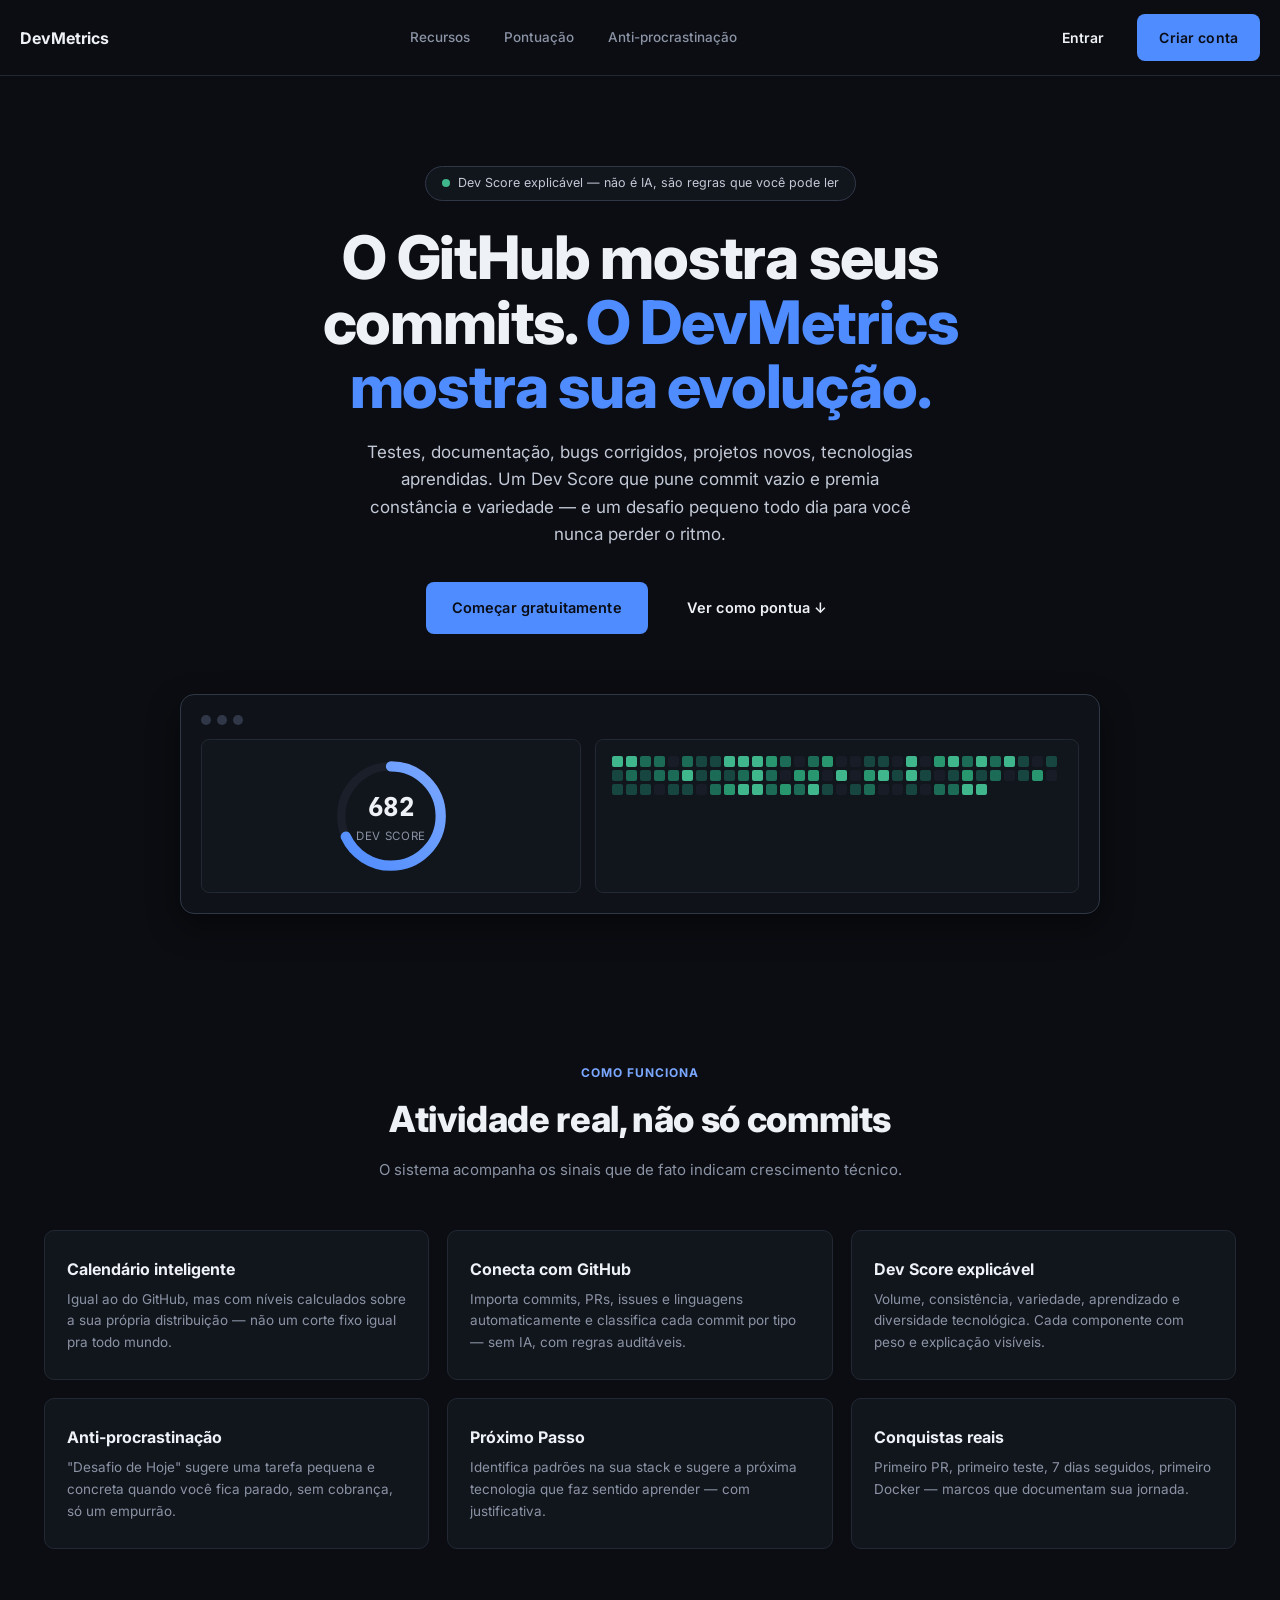
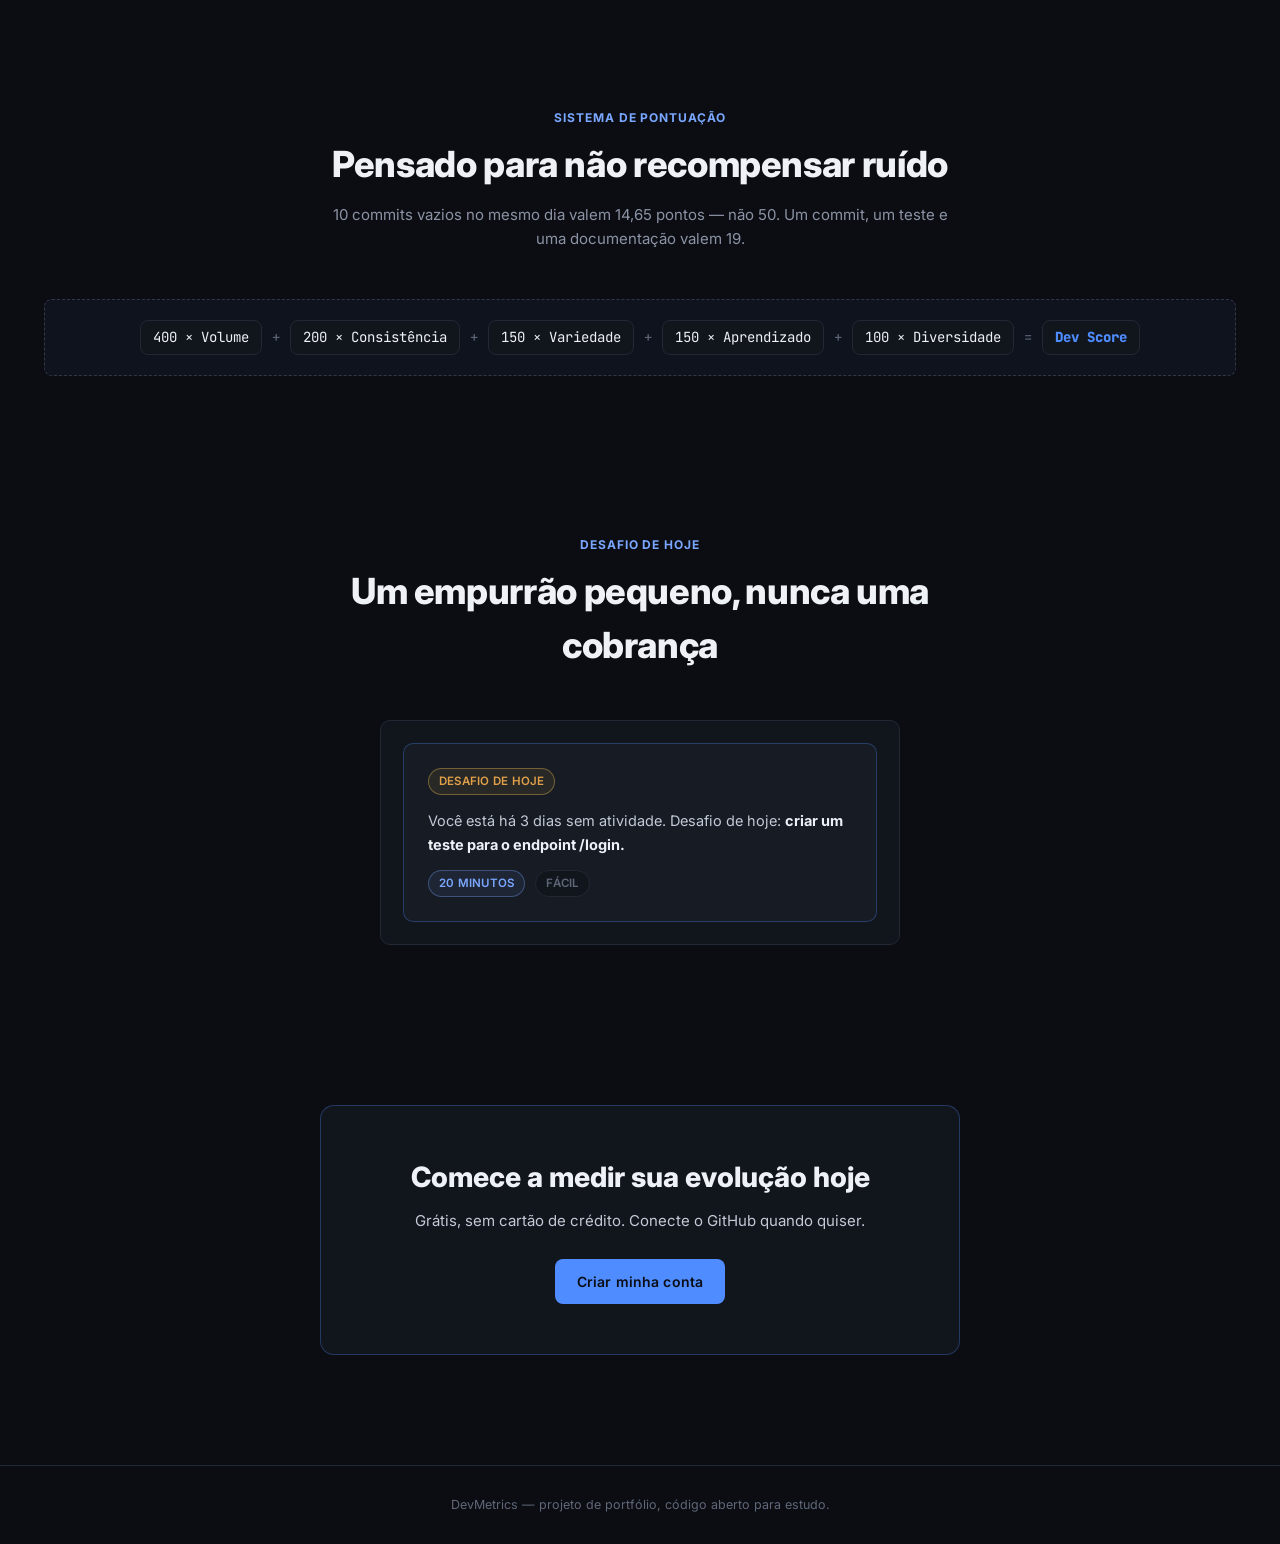
<file: frontend/index.html>
<!DOCTYPE html>
<html lang="pt-BR">
<head>
  <meta charset="UTF-8" />
  <meta name="viewport" content="width=device-width, initial-scale=1.0" />
  <title>DevMetrics — Meça sua evolução como desenvolvedor</title>
  <meta name="description" content="Acompanhe commits, PRs, testes, estudos e novas tecnologias em um Dev Score transparente. Sem IA, sem gamificação vazia." />
  <link rel="icon" href="data:image/svg+xml,<svg xmlns=%22http://www.w3.org/2000/svg%22 viewBox=%220 0 100 100%22><rect width=%22100%22 height=%22100%22 rx=%2222%22 fill=%22%237c5cff%22/><text x=%2250%22 y=%2268%22 font-size=%2260%22 text-anchor=%22middle%22 fill=%22white%22 font-family=%22sans-serif%22>D</text></svg>" />
  <link rel="preconnect" href="https://fonts.googleapis.com">
  <link rel="preconnect" href="https://fonts.gstatic.com" crossorigin>
  <link href="https://fonts.googleapis.com/css2?family=Inter:wght@400;500;600;700;800&family=JetBrains+Mono:wght@400;600;700&display=swap" rel="stylesheet">
  <link rel="stylesheet" href="css/base.css?v=202610261553" />
  <link rel="stylesheet" href="css/animations.css?v=202610261553" />
  <link rel="stylesheet" href="css/components.css?v=202610261553" />
  <link rel="stylesheet" href="css/landing.css?v=202610261553" />
</head>
<body>

  <div class="navbar">
    <div class="container navbar" style="padding:0;border:none">
      <a href="index.html" class="brand">
        DevMetrics
      </a>
      <nav>
        <a href="#features">Recursos</a>
        <a href="#scoring">Pontuação</a>
        <a href="#anti-procrastinacao">Anti-procrastinação</a>
      </nav>
      <div style="display:flex;gap:10px">
        <a href="login.html" class="btn btn-ghost">Entrar</a>
        <a href="register.html" class="btn btn-primary">Criar conta</a>
      </div>
    </div>
  </div>

  <main>
    <section class="hero container">
      <div class="hero-badge">
        <span class="live-dot"></span>
        Dev Score explicável — não é IA, são regras que você pode ler
      </div>
      <h1>O GitHub mostra seus commits. <span class="gradient-text">O DevMetrics mostra sua evolução.</span></h1>
      <p class="lead">
        Testes, documentação, bugs corrigidos, projetos novos, tecnologias aprendidas.
        Um Dev Score que pune commit vazio e premia constância e variedade —
        e um desafio pequeno todo dia para você nunca perder o ritmo.
      </p>
      <div class="hero-actions">
        <a href="register.html" class="btn btn-primary">Começar gratuitamente</a>
        <a href="#scoring" class="btn btn-ghost">Ver como pontua ↓</a>
      </div>

      <div class="hero-mockup-scene">
        <div class="hero-mockup">
          <div style="border-radius:inherit">
            <div class="hero-mockup-bar"><span></span><span></span><span></span></div>
            <div class="hero-mockup-grid">
              <div class="hero-mockup-card">
                <div class="score-ring-wrap" style="width:120px;height:120px;margin:0 auto">
                  <svg viewBox="0 0 140 140">
                    <defs>
                      <linearGradient id="scoreGradientMock" x1="0%" y1="0%" x2="100%" y2="100%">
                        <stop offset="0%" stop-color="#4f8cff" />
                        <stop offset="100%" stop-color="#7aa7ff" />
                      </linearGradient>
                    </defs>
                    <circle class="score-ring-bg" cx="70" cy="70" r="58"></circle>
                    <circle cx="70" cy="70" r="58" fill="none" stroke="url(#scoreGradientMock)"
                      stroke-width="12" stroke-linecap="round"
                      stroke-dasharray="248 364" style="transition:none"></circle>
                  </svg>
                  <div class="score-ring-center">
                    <div class="score-ring-value" style="font-size:26px">682</div>
                    <div class="score-ring-label">Dev Score</div>
                  </div>
                </div>
              </div>
              <div class="hero-mockup-card">
                <div style="display:flex;gap:3px;flex-wrap:wrap">
                  <script>document.write(Array.from({length: 91}).map(() => {
                    const l = Math.floor(Math.random() * 5);
                    return `<div style="width:11px;height:11px;border-radius:2px;background:var(--level-${l})"></div>`;
                  }).join(""));</script>
                </div>
              </div>
            </div>
          </div>
        </div>
      </div>
    </section>

    <section class="section" id="features">
      <div class="container">
        <div class="section-head reveal">
          <span class="eyebrow">Como funciona</span>
          <h2>Atividade real, não só commits</h2>
          <p>O sistema acompanha os sinais que de fato indicam crescimento técnico.</p>
        </div>
        <div class="feature-grid reveal-stagger">
          <div class="feature-card">
            <h3>Calendário inteligente</h3>
            <p>Igual ao do GitHub, mas com níveis calculados sobre a sua própria distribuição — não um corte fixo igual pra todo mundo.</p>
          </div>
          <div class="feature-card">
            <h3>Conecta com GitHub</h3>
            <p>Importa commits, PRs, issues e linguagens automaticamente e classifica cada commit por tipo — sem IA, com regras auditáveis.</p>
          </div>
          <div class="feature-card">
            <h3>Dev Score explicável</h3>
            <p>Volume, consistência, variedade, aprendizado e diversidade tecnológica. Cada componente com peso e explicação visíveis.</p>
          </div>
          <div class="feature-card">
            <h3>Anti-procrastinação</h3>
            <p>"Desafio de Hoje" sugere uma tarefa pequena e concreta quando você fica parado, sem cobrança, só um empurrão.</p>
          </div>
          <div class="feature-card">
            <h3>Próximo Passo</h3>
            <p>Identifica padrões na sua stack e sugere a próxima tecnologia que faz sentido aprender — com justificativa.</p>
          </div>
          <div class="feature-card">
            <h3>Conquistas reais</h3>
            <p>Primeiro PR, primeiro teste, 7 dias seguidos, primeiro Docker — marcos que documentam sua jornada.</p>
          </div>
        </div>
      </div>
    </section>

    <section class="section" id="scoring">
      <div class="container">
        <div class="section-head reveal">
          <span class="eyebrow">Sistema de pontuação</span>
          <h2>Pensado para não recompensar ruído</h2>
          <p>10 commits vazios no mesmo dia valem 14,65 pontos — não 50. Um commit, um teste e uma documentação valem 19.</p>
        </div>
        <div class="score-formula reveal">
          <span class="term">400 × Volume</span>
          <span class="op">+</span>
          <span class="term">200 × Consistência</span>
          <span class="op">+</span>
          <span class="term">150 × Variedade</span>
          <span class="op">+</span>
          <span class="term">150 × Aprendizado</span>
          <span class="op">+</span>
          <span class="term">100 × Diversidade</span>
          <span class="op">=</span>
          <span class="term gradient-text" style="font-weight:800">Dev Score</span>
        </div>
      </div>
    </section>

    <section class="section" id="anti-procrastinacao">
      <div class="container">
        <div class="section-head reveal">
          <span class="eyebrow">Desafio de hoje</span>
          <h2>Um empurrão pequeno, nunca uma cobrança</h2>
        </div>
        <div class="card reveal" style="max-width:520px;margin:0 auto">
          <div class="challenge-card" style="border-radius:inherit;padding:24px">
            <span class="badge yellow">Desafio de hoje</span>
            <p style="margin-top:14px;font-size:14.5px;line-height:1.6;color:var(--text-1)">
              Você está há 3 dias sem atividade. Desafio de hoje:
              <strong style="color:var(--text-0)">criar um teste para o endpoint /login.</strong>
            </p>
            <div class="challenge-meta">
              <span class="badge brand">20 minutos</span>
              <span class="badge muted">Fácil</span>
            </div>
          </div>
        </div>
      </div>
    </section>

    <section class="cta-section">
      <div class="container">
        <div class="cta-box reveal">
          <h2>Comece a medir sua evolução hoje</h2>
          <p>Grátis, sem cartão de crédito. Conecte o GitHub quando quiser.</p>
          <a href="register.html" class="btn btn-primary">Criar minha conta</a>
        </div>
      </div>
    </section>
  </main>

  <footer class="footer">
    <div class="container">DevMetrics — projeto de portfólio, código aberto para estudo.</div>
  </footer>

  <script src="js/api.js?v=202610261553"></script>
  <script src="js/ui.js?v=202610261553"></script>
</body>
</html>
</file>
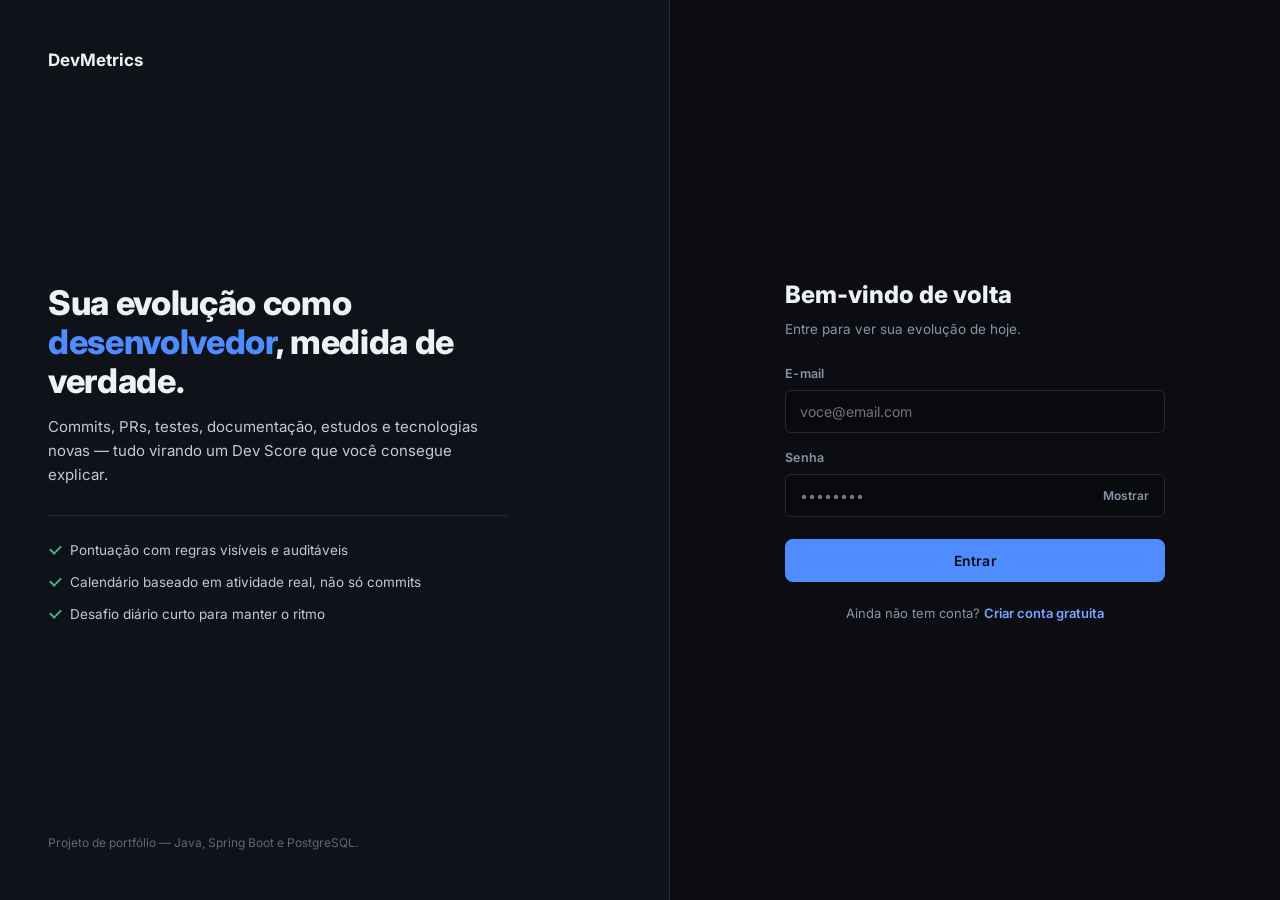
<file: frontend/achievements.html>
<!DOCTYPE html>
<html lang="pt-BR">
<head>
  <meta charset="UTF-8" />
  <meta name="viewport" content="width=device-width, initial-scale=1.0" />
  <title>Conquistas — DevMetrics</title>
  <link rel="icon" href="data:image/svg+xml,<svg xmlns=%22http://www.w3.org/2000/svg%22 viewBox=%220 0 100 100%22><rect width=%22100%22 height=%22100%22 rx=%2222%22 fill=%22%237c5cff%22/><text x=%2250%22 y=%2268%22 font-size=%2260%22 text-anchor=%22middle%22 fill=%22white%22 font-family=%22sans-serif%22>D</text></svg>" />
  <link rel="preconnect" href="https://fonts.googleapis.com">
  <link rel="preconnect" href="https://fonts.gstatic.com" crossorigin>
  <link href="https://fonts.googleapis.com/css2?family=Inter:wght@400;500;600;700;800&family=JetBrains+Mono:wght@400;600;700&display=swap" rel="stylesheet">
  <link rel="stylesheet" href="css/base.css?v=202610261553" />
  <link rel="stylesheet" href="css/animations.css?v=202610261553" />
  <link rel="stylesheet" href="css/components.css?v=202610261553" />
  <link rel="stylesheet" href="css/dashboard.css?v=202610261553" />
</head>
<body>
  <div id="navbar" data-active="achievements"></div>

  <main class="page container">
    <div class="page-head reveal">
      <div>
        <h1>Conquistas</h1>
        <div class="page-sub">Marcos reais da sua jornada — nada aqui é decorativo.</div>
      </div>
    </div>

    <div class="reveal" style="margin-bottom:18px">
      <div class="stat-grid" style="grid-template-columns:repeat(auto-fit,minmax(200px,260px))">
        <div class="stat-tile">
          <div class="stat-value" id="unlockedCount">0</div>
          <div class="stat-label">Desbloqueadas</div>
        </div>
        <div class="stat-tile">
          <div class="stat-value" id="totalCount">0</div>
          <div class="stat-label">No catálogo</div>
        </div>
      </div>
    </div>

    <div id="achievementGrid" class="achievement-grid reveal-stagger"></div>
  </main>

  <script src="js/api.js?v=202610261553"></script>
  <script src="js/ui.js?v=202610261553"></script>
  <script src="js/navbar.js?v=202610261553"></script>
  <script src="js/achievements.js?v=202610261553"></script>
</body>
</html>
</file>
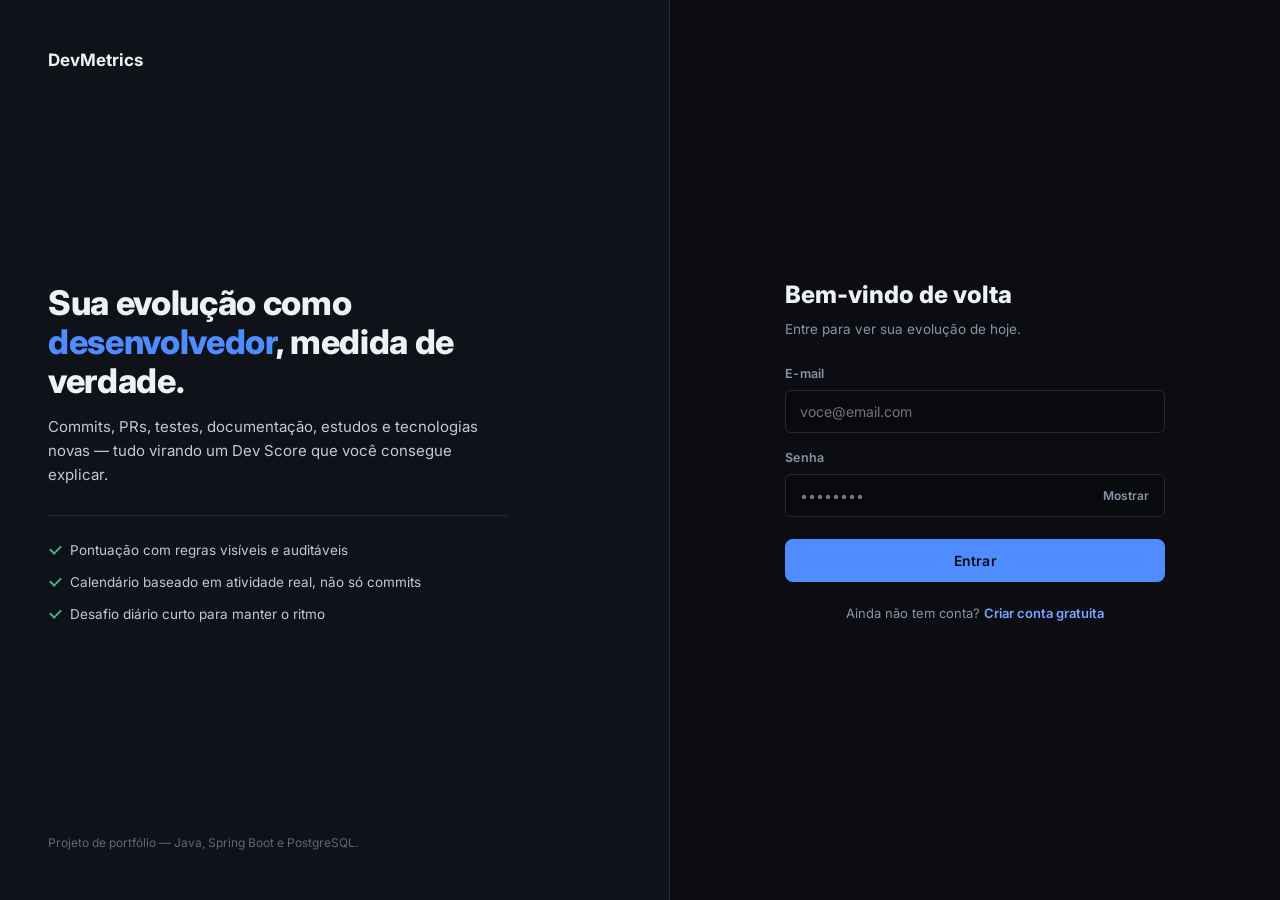
<file: frontend/activities.html>
<!DOCTYPE html>
<html lang="pt-BR">
<head>
  <meta charset="UTF-8" />
  <meta name="viewport" content="width=device-width, initial-scale=1.0" />
  <title>Atividades — DevMetrics</title>
  <link rel="icon" href="data:image/svg+xml,<svg xmlns=%22http://www.w3.org/2000/svg%22 viewBox=%220 0 100 100%22><rect width=%22100%22 height=%22100%22 rx=%2222%22 fill=%22%237c5cff%22/><text x=%2250%22 y=%2268%22 font-size=%2260%22 text-anchor=%22middle%22 fill=%22white%22 font-family=%22sans-serif%22>D</text></svg>" />
  <link rel="preconnect" href="https://fonts.googleapis.com">
  <link rel="preconnect" href="https://fonts.gstatic.com" crossorigin>
  <link href="https://fonts.googleapis.com/css2?family=Inter:wght@400;500;600;700;800&family=JetBrains+Mono:wght@400;600;700&display=swap" rel="stylesheet">
  <link rel="stylesheet" href="css/base.css?v=202610261553" />
  <link rel="stylesheet" href="css/animations.css?v=202610261553" />
  <link rel="stylesheet" href="css/components.css?v=202610261553" />
  <link rel="stylesheet" href="css/dashboard.css?v=202610261553" />
</head>
<body>
  <div id="navbar" data-active="activities"></div>

  <main class="page container">
    <div class="page-head reveal">
      <div>
        <h1>Atividades</h1>
        <div class="page-sub">Tudo que você registrou, manual ou importado do GitHub.</div>
      </div>
      <div class="page-actions">
        <button class="btn btn-primary" id="newActivityBtn">+ Nova atividade</button>
      </div>
    </div>

    <div class="card reveal">
      <div class="filter-bar">
        <select id="filterType">
          <option value="">Todos os tipos</option>
        </select>
        <select id="filterSource">
          <option value="">Toda origem</option>
          <option value="MANUAL">Manual</option>
          <option value="GITHUB">GitHub</option>
        </select>
        <input type="date" id="filterFrom" title="De" />
        <input type="date" id="filterTo" title="Até" />
      </div>
      <div id="activityList"></div>
      <div id="activityPagination" style="display:flex;justify-content:center;gap:8px;margin-top:18px"></div>
    </div>
  </main>

  <!-- Modal de nova/edição de atividade -->
  <div class="modal-overlay" id="activityModal">
    <div class="modal">
      <div class="modal-header">
        <h3 id="modalTitle">Nova atividade</h3>
        <button class="modal-close" data-modal-close>✕</button>
      </div>
      <form id="activityForm">
        <input type="hidden" id="activityId" />
        <div class="form-grid-2">
          <div class="field">
            <label for="activityType">Tipo</label>
            <select id="activityType" required></select>
          </div>
          <div class="field">
            <label for="activityOccurredAt">Quando</label>
            <input type="datetime-local" id="activityOccurredAt" required />
          </div>
        </div>
        <div class="field">
          <label for="activityTitle">Título</label>
          <input type="text" id="activityTitle" maxlength="255" required placeholder="Ex: Teste do endpoint /login" />
        </div>
        <div class="field">
          <label for="activityDescription">Descrição (opcional)</label>
          <textarea id="activityDescription" maxlength="2000" placeholder="Detalhes do que foi feito"></textarea>
        </div>
        <div class="form-grid-2">
          <div class="field">
            <label for="activityProject">Projeto (opcional)</label>
            <select id="activityProject"><option value="">Nenhum</option></select>
          </div>
          <div class="field">
            <label for="activityTechnology">Tecnologia (opcional)</label>
            <select id="activityTechnology"><option value="">Nenhuma</option></select>
          </div>
        </div>
        <button type="submit" class="btn btn-primary" id="activitySubmitBtn" style="width:100%;margin-top:8px">Salvar atividade</button>
      </form>
    </div>
  </div>

  <script src="js/api.js?v=202610261553"></script>
  <script src="js/ui.js?v=202610261553"></script>
  <script src="js/navbar.js?v=202610261553"></script>
  <script src="js/activities.js?v=202610261553"></script>
</body>
</html>
</file>
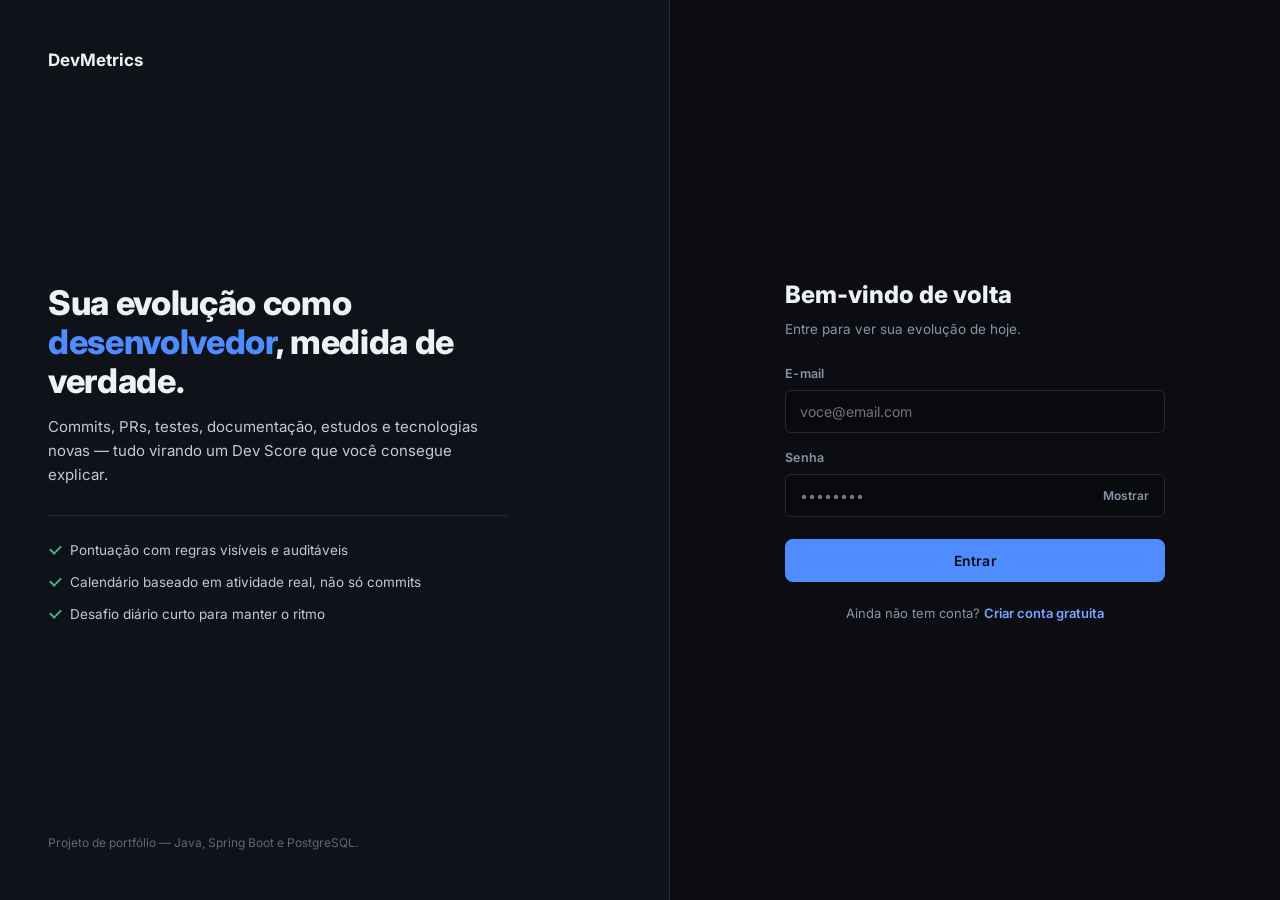
<file: frontend/dashboard.html>
<!DOCTYPE html>
<html lang="pt-BR">
<head>
  <meta charset="UTF-8" />
  <meta name="viewport" content="width=device-width, initial-scale=1.0" />
  <title>Dashboard — DevMetrics</title>
  <link rel="icon" href="data:image/svg+xml,<svg xmlns=%22http://www.w3.org/2000/svg%22 viewBox=%220 0 100 100%22><rect width=%22100%22 height=%22100%22 rx=%2222%22 fill=%22%237c5cff%22/><text x=%2250%22 y=%2268%22 font-size=%2260%22 text-anchor=%22middle%22 fill=%22white%22 font-family=%22sans-serif%22>D</text></svg>" />
  <link rel="preconnect" href="https://fonts.googleapis.com">
  <link rel="preconnect" href="https://fonts.gstatic.com" crossorigin>
  <link href="https://fonts.googleapis.com/css2?family=Inter:wght@400;500;600;700;800&family=JetBrains+Mono:wght@400;600;700&display=swap" rel="stylesheet">
  <link rel="stylesheet" href="css/base.css?v=202610261553" />
  <link rel="stylesheet" href="css/animations.css?v=202610261553" />
  <link rel="stylesheet" href="css/components.css?v=202610261553" />
  <link rel="stylesheet" href="css/calendar.css?v=202610261553" />
  <link rel="stylesheet" href="css/dashboard.css?v=202610261553" />
</head>
<body>
  <div id="navbar" data-active="dashboard"></div>

  <main class="page container">
    <div class="page-head reveal">
      <div>
        <h1>Olá, <span id="userFirstName">dev</span></h1>
        <div class="page-sub">Aqui está sua evolução recente.</div>
      </div>
      <div class="page-actions">
        <button class="btn" id="recalcBtn">Recalcular pontos</button>
        <a href="activities.html" class="btn btn-primary">+ Nova atividade</a>
      </div>
    </div>

    <div class="dash-grid">
      <!-- Coluna esquerda -->
      <div class="dash-col reveal-stagger">
        <div class="card">
          <div class="card-header">
            <div class="card-title">Dev Score</div>
            <span class="badge brand" id="scoreLevelBadge">—</span>
          </div>
          <div class="score-card-body">
            <div class="score-ring-wrap">
              <svg viewBox="0 0 176 176">
                <circle class="score-ring-bg" cx="88" cy="88" r="70"></circle>
                <circle class="score-ring-fill" id="scoreRingFill" cx="88" cy="88" r="70"
                  stroke-dasharray="0 440"></circle>
              </svg>
              <div class="score-ring-center">
                <div class="score-ring-value" id="scoreValue">0</div>
                <div class="score-ring-label">de 1000</div>
              </div>
            </div>
            <div class="score-trend-line" id="scoreTrend"></div>
          </div>

          <div id="scoreBreakdown" style="margin-top:18px"></div>
        </div>

        <div class="card">
          <div class="card-header">
            <div class="card-title">Sequência</div>
          </div>
          <div class="streak-body">
            <div class="streak-numbers">
              <strong id="streakCurrent">0</strong>
              <div class="streak-label">dias consecutivos</div>
            </div>
          </div>
          <div class="streak-sub">
            <div><strong id="streakLongest">0</strong><span>Recorde</span></div>
            <div><strong id="streakActive30">0</strong><span>Ativos/30d</span></div>
          </div>
        </div>
      </div>

      <!-- Coluna central -->
      <div class="dash-col reveal-stagger">
        <div class="card">
          <div class="card-header">
            <div class="card-title">Calendário de atividade</div>
            <div class="calendar-year-switch">
              <button id="yearPrev">←</button>
              <span class="mono" id="yearLabel" style="font-size:13px">2026</span>
              <button id="yearNext">→</button>
            </div>
          </div>
          <div id="calendarSummary" class="calendar-summary"></div>
          <div class="calendar-wrap"><div id="calendarContainer"></div></div>
          <div class="calendar-legend">
            Menos
            <span class="legend-box" style="background:var(--level-0)"></span>
            <span class="legend-box" style="background:var(--level-1)"></span>
            <span class="legend-box" style="background:var(--level-2)"></span>
            <span class="legend-box" style="background:var(--level-3)"></span>
            <span class="legend-box" style="background:var(--level-4)"></span>
            Mais
          </div>
        </div>

        <div class="card">
          <div class="card-header">
            <div class="card-title">Desafio de hoje</div>
            <span class="badge" id="challengeStatusBadge">Pendente</span>
          </div>
          <div id="challengeBody">
            <div class="skeleton" style="height:60px"></div>
          </div>
        </div>

        <div class="card">
          <div class="card-header">
            <div class="card-title">Evolução do score (90 dias)</div>
          </div>
          <div class="chart-canvas-wrap"><canvas id="scoreChart"></canvas></div>
        </div>

        <div class="card">
          <div class="card-header">
            <div class="card-title">Atividade recente</div>
            <a href="activities.html" class="text-muted" style="font-size:12.5px">ver tudo →</a>
          </div>
          <div id="recentActivities"></div>
        </div>
      </div>

      <!-- Coluna direita -->
      <div class="dash-col reveal-stagger">
        <div class="card next-step-card">
          <div class="card-header">
            <div class="card-title">Próximo Passo</div>
          </div>
          <div id="nextStepBody">
            <div class="skeleton" style="height:80px"></div>
          </div>
        </div>

        <div class="card">
          <div class="card-header">
            <div class="card-title">Semana atual</div>
          </div>
          <div class="stat-grid" style="grid-template-columns:1fr 1fr">
            <div class="stat-tile">
              <div class="stat-value" id="weekActivities">0</div>
              <div class="stat-label">Atividades</div>
            </div>
            <div class="stat-tile">
              <div class="stat-value" id="weekPoints">0</div>
              <div class="stat-label">Pontos</div>
            </div>
          </div>
          <div style="margin-top:14px">
            <div style="display:flex;justify-content:space-between;font-size:12px;color:var(--text-2);margin-bottom:6px">
              <span>Meta semanal</span>
              <span id="weekGoalLabel">0 / 0</span>
            </div>
            <div class="progress-track"><div class="progress-fill" id="weekGoalFill"></div></div>
          </div>
        </div>

        <div class="card">
          <div class="card-header">
            <div class="card-title">Tecnologias em uso</div>
          </div>
          <div class="tech-pill-list" id="techPillList"></div>
        </div>

        <div class="card">
          <div class="card-header">
            <div class="card-title">Resumo</div>
          </div>
          <div class="stat-grid" style="grid-template-columns:1fr 1fr">
            <div class="stat-tile">
              <div class="stat-value" id="totalProjects">0</div>
              <div class="stat-label">Projetos ativos</div>
            </div>
            <div class="stat-tile">
              <div class="stat-value" id="totalActivities">0</div>
              <div class="stat-label">Atividades totais</div>
            </div>
          </div>
        </div>
      </div>
    </div>
  </main>

  <script src="js/api.js?v=202610261553"></script>
  <script src="js/ui.js?v=202610261553"></script>
  <script src="js/navbar.js?v=202610261553"></script>
  <script src="js/calendar.js?v=202610261553"></script>
  <script src="js/chart.js?v=202610261553"></script>
  <script src="js/dashboard.js?v=202610261553"></script>
</body>
</html>
</file>
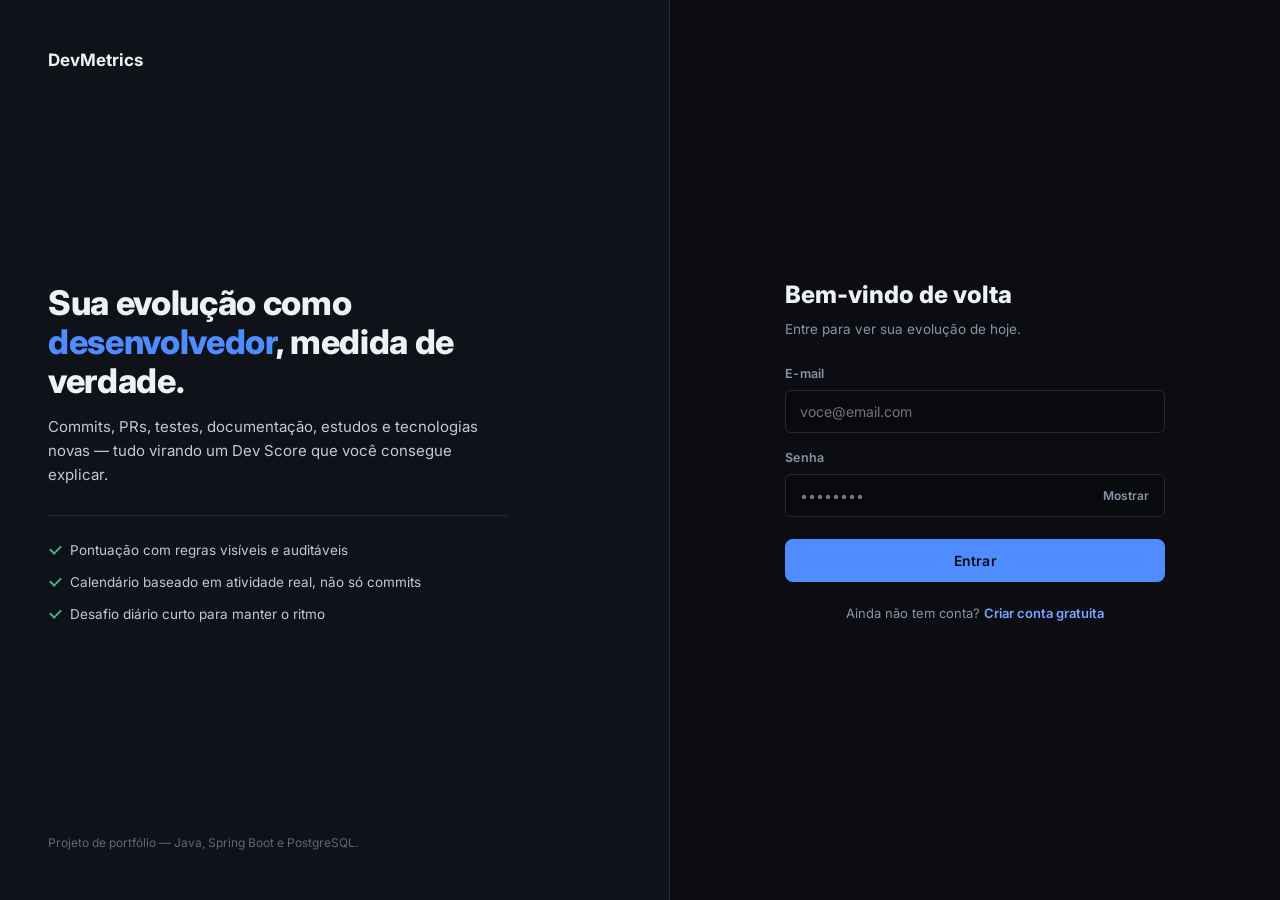
<file: frontend/github.html>
<!DOCTYPE html>
<html lang="pt-BR">
<head>
  <meta charset="UTF-8" />
  <meta name="viewport" content="width=device-width, initial-scale=1.0" />
  <title>GitHub — DevMetrics</title>
  <link rel="icon" href="data:image/svg+xml,<svg xmlns=%22http://www.w3.org/2000/svg%22 viewBox=%220 0 100 100%22><rect width=%22100%22 height=%22100%22 rx=%2222%22 fill=%22%237c5cff%22/><text x=%2250%22 y=%2268%22 font-size=%2260%22 text-anchor=%22middle%22 fill=%22white%22 font-family=%22sans-serif%22>D</text></svg>" />
  <link rel="preconnect" href="https://fonts.googleapis.com">
  <link rel="preconnect" href="https://fonts.gstatic.com" crossorigin>
  <link href="https://fonts.googleapis.com/css2?family=Inter:wght@400;500;600;700;800&family=JetBrains+Mono:wght@400;600;700&display=swap" rel="stylesheet">
  <link rel="stylesheet" href="css/base.css?v=202610261553" />
  <link rel="stylesheet" href="css/animations.css?v=202610261553" />
  <link rel="stylesheet" href="css/components.css?v=202610261553" />
  <link rel="stylesheet" href="css/dashboard.css?v=202610261553" />
</head>
<body>
  <div id="navbar" data-active="github"></div>

  <main class="page container">
    <div class="page-head reveal">
      <div>
        <h1>Conexão com GitHub</h1>
        <div class="page-sub">Importa commits, PRs, issues e tecnologias automaticamente. Lê apenas seus repositórios públicos.</div>
      </div>
    </div>

    <div class="card reveal" id="statusCard">
      <div class="github-card">
        <div class="github-status-line">
          <div class="skeleton" style="width:120px;height:16px"></div>
        </div>
      </div>
    </div>

    <div class="card reveal" style="margin-top:18px">
      <div class="card-header"><div class="card-title">Sincronizações recentes</div></div>
      <div id="syncHistory"><div class="empty-state">Conecte sua conta para ver o histórico.</div></div>
    </div>
  </main>

  <script src="js/api.js?v=202610261553"></script>
  <script src="js/ui.js?v=202610261553"></script>
  <script src="js/navbar.js?v=202610261553"></script>
  <script src="js/github.js?v=202610261553"></script>
</body>
</html>
</file>
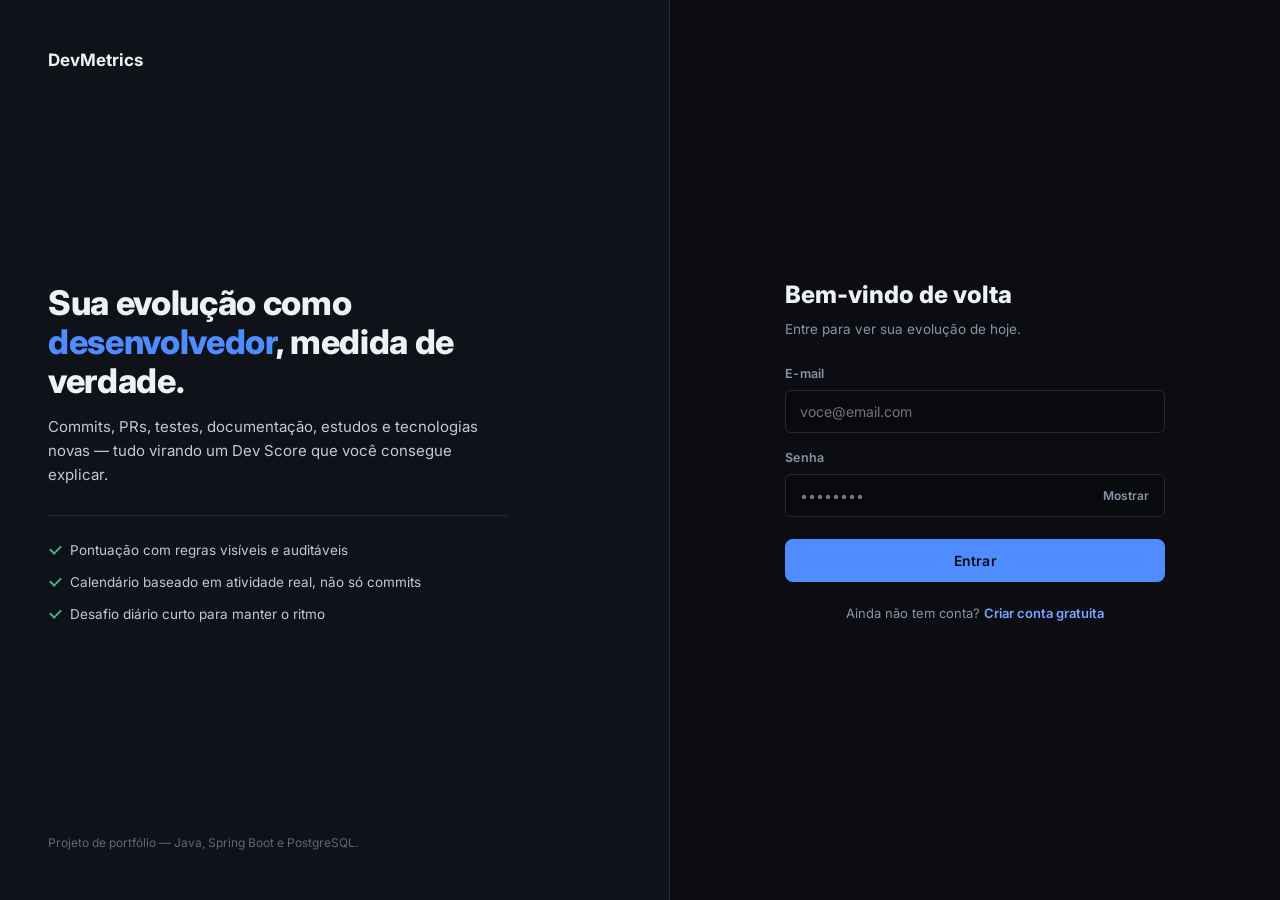
<file: frontend/history.html>
<!DOCTYPE html>
<html lang="pt-BR">
<head>
  <meta charset="UTF-8" />
  <meta name="viewport" content="width=device-width, initial-scale=1.0" />
  <title>Histórico — DevMetrics</title>
  <link rel="icon" href="data:image/svg+xml,<svg xmlns=%22http://www.w3.org/2000/svg%22 viewBox=%220 0 100 100%22><rect width=%22100%22 height=%22100%22 rx=%2222%22 fill=%22%237c5cff%22/><text x=%2250%22 y=%2268%22 font-size=%2260%22 text-anchor=%22middle%22 fill=%22white%22 font-family=%22sans-serif%22>D</text></svg>" />
  <link rel="preconnect" href="https://fonts.googleapis.com">
  <link rel="preconnect" href="https://fonts.gstatic.com" crossorigin>
  <link href="https://fonts.googleapis.com/css2?family=Inter:wght@400;500;600;700;800&family=JetBrains+Mono:wght@400;600;700&display=swap" rel="stylesheet">
  <link rel="stylesheet" href="css/base.css?v=202610261553" />
  <link rel="stylesheet" href="css/animations.css?v=202610261553" />
  <link rel="stylesheet" href="css/components.css?v=202610261553" />
  <link rel="stylesheet" href="css/dashboard.css?v=202610261553" />
</head>
<body>
  <div id="navbar" data-active="history"></div>

  <main class="page container">
    <div class="page-head reveal">
      <div>
        <h1>Histórico</h1>
        <div class="page-sub">Sua evolução mês a mês.</div>
      </div>
      <div class="page-actions">
        <div class="calendar-year-switch">
          <button id="historyYearPrev">←</button>
          <span class="mono" id="historyYearLabel" style="font-size:13px">2026</span>
          <button id="historyYearNext">→</button>
        </div>
      </div>
    </div>

    <div class="card reveal" style="margin-bottom:18px">
      <div class="card-header"><div class="card-title">Dev Score no ano</div></div>
      <div class="chart-canvas-wrap" style="height:220px"><canvas id="historyChart"></canvas></div>
    </div>

    <div class="card reveal">
      <div class="card-header"><div class="card-title">Detalhe mensal</div></div>
      <div id="historyTable" style="overflow-x:auto"></div>
    </div>
  </main>

  <script src="js/api.js?v=202610261553"></script>
  <script src="js/ui.js?v=202610261553"></script>
  <script src="js/navbar.js?v=202610261553"></script>
  <script src="js/chart.js?v=202610261553"></script>
  <script src="js/history.js?v=202610261553"></script>
</body>
</html>
</file>
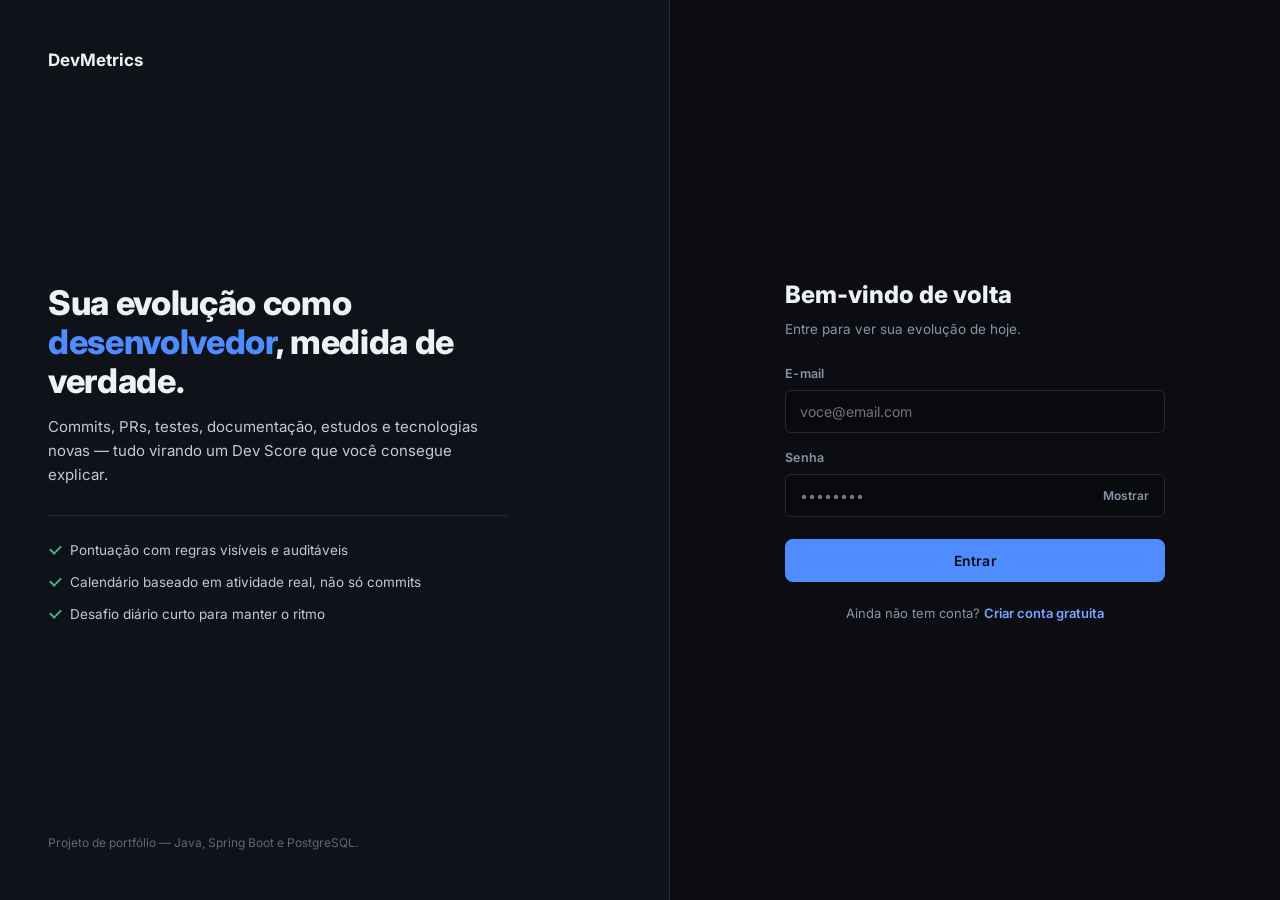
<file: frontend/login.html>
<!DOCTYPE html>
<html lang="pt-BR">
<head>
  <meta charset="UTF-8" />
  <meta name="viewport" content="width=device-width, initial-scale=1.0" />
  <title>Entrar — DevMetrics</title>
  <link rel="icon" href="data:image/svg+xml,<svg xmlns=%22http://www.w3.org/2000/svg%22 viewBox=%220 0 100 100%22><rect width=%22100%22 height=%22100%22 rx=%2222%22 fill=%22%237c5cff%22/><text x=%2250%22 y=%2268%22 font-size=%2260%22 text-anchor=%22middle%22 fill=%22white%22 font-family=%22sans-serif%22>D</text></svg>" />
  <link rel="preconnect" href="https://fonts.googleapis.com">
  <link rel="preconnect" href="https://fonts.gstatic.com" crossorigin>
  <link href="https://fonts.googleapis.com/css2?family=Inter:wght@400;500;600;700;800&family=JetBrains+Mono:wght@400;600;700&display=swap" rel="stylesheet">
  <link rel="stylesheet" href="css/base.css?v=202610261553" />
  <link rel="stylesheet" href="css/animations.css?v=202610261553" />
  <link rel="stylesheet" href="css/components.css?v=202610261553" />
  <link rel="stylesheet" href="css/auth.css?v=202610261553" />
</head>
<body>
  <div class="auth-page">
    <aside class="auth-side">
      <a href="index.html" class="brand">DevMetrics</a>

      <div class="auth-hero">
        <h1>Sua evolução como <span class="hl">desenvolvedor</span>, medida de verdade.</h1>
        <p>Commits, PRs, testes, documentação, estudos e tecnologias novas — tudo virando um Dev Score que você consegue explicar.</p>
        <ul class="auth-points">
          <li>Pontuação com regras visíveis e auditáveis</li>
          <li>Calendário baseado em atividade real, não só commits</li>
          <li>Desafio diário curto para manter o ritmo</li>
        </ul>
      </div>

      <div class="mini-note">Projeto de portfólio — Java, Spring Boot e PostgreSQL.</div>
    </aside>

    <section class="auth-form-side">
      <div class="auth-form-box">
        <a href="index.html" class="auth-mobile-brand">DevMetrics</a>
        <h2>Bem-vindo de volta</h2>
        <p class="auth-sub">Entre para ver sua evolução de hoje.</p>

        <div class="auth-error-banner" id="errorBanner">
          <span aria-hidden="true">!</span><span id="errorText"></span>
        </div>

        <form id="loginForm" novalidate>
          <div class="field">
            <label for="email">E-mail</label>
            <input type="email" id="email" name="email" autocomplete="email" required placeholder="voce@email.com" />
          </div>
          <div class="field">
            <label for="password">Senha</label>
            <div class="input-wrap"><input type="password" id="password" name="password" autocomplete="current-password" required placeholder="••••••••" /><button type="button" class="pw-toggle" aria-label="Mostrar senha" data-pw-toggle>Mostrar</button></div>
          </div>
          <button type="submit" class="btn btn-primary" id="submitBtn">
            <span id="submitLabel">Entrar</span>
          </button>
        </form>

        <p class="auth-switch">Ainda não tem conta? <a href="register.html">Criar conta gratuita</a></p>
      </div>
    </section>
  </div>

  <script src="js/api.js?v=202610261553"></script>
  <script src="js/ui.js?v=202610261553"></script>
  <script>
    if (Api.isAuthenticated()) {
      location.href = "dashboard.html";
    }

    const params = new URLSearchParams(location.search);
    if (params.get("expired") === "1") {
      Toast.info("Sua sessão expirou. Entre novamente.");
    }

    const form = document.getElementById("loginForm");
    const errorBanner = document.getElementById("errorBanner");
    const errorText = document.getElementById("errorText");
    const submitBtn = document.getElementById("submitBtn");
    const submitLabel = document.getElementById("submitLabel");

    function showError(message) {
      errorText.textContent = message;
      errorBanner.classList.add("visible");
    }

    form.addEventListener("submit", async (event) => {
      event.preventDefault();
      errorBanner.classList.remove("visible");
      submitBtn.disabled = true;
      submitLabel.innerHTML = '<span class="spinner"></span> Entrando...';

      const email = document.getElementById("email").value.trim();
      const password = document.getElementById("password").value;

      try {
        await Api.login(email, password);
        Toast.success("Login realizado!");
        setTimeout(() => (location.href = "dashboard.html"), 300);
      } catch (error) {
        showError(error.message || "Não foi possível entrar. Tente novamente.");
        submitBtn.disabled = false;
        submitLabel.textContent = "Entrar";
      }
    });
  </script>
</body>
</html>
</file>
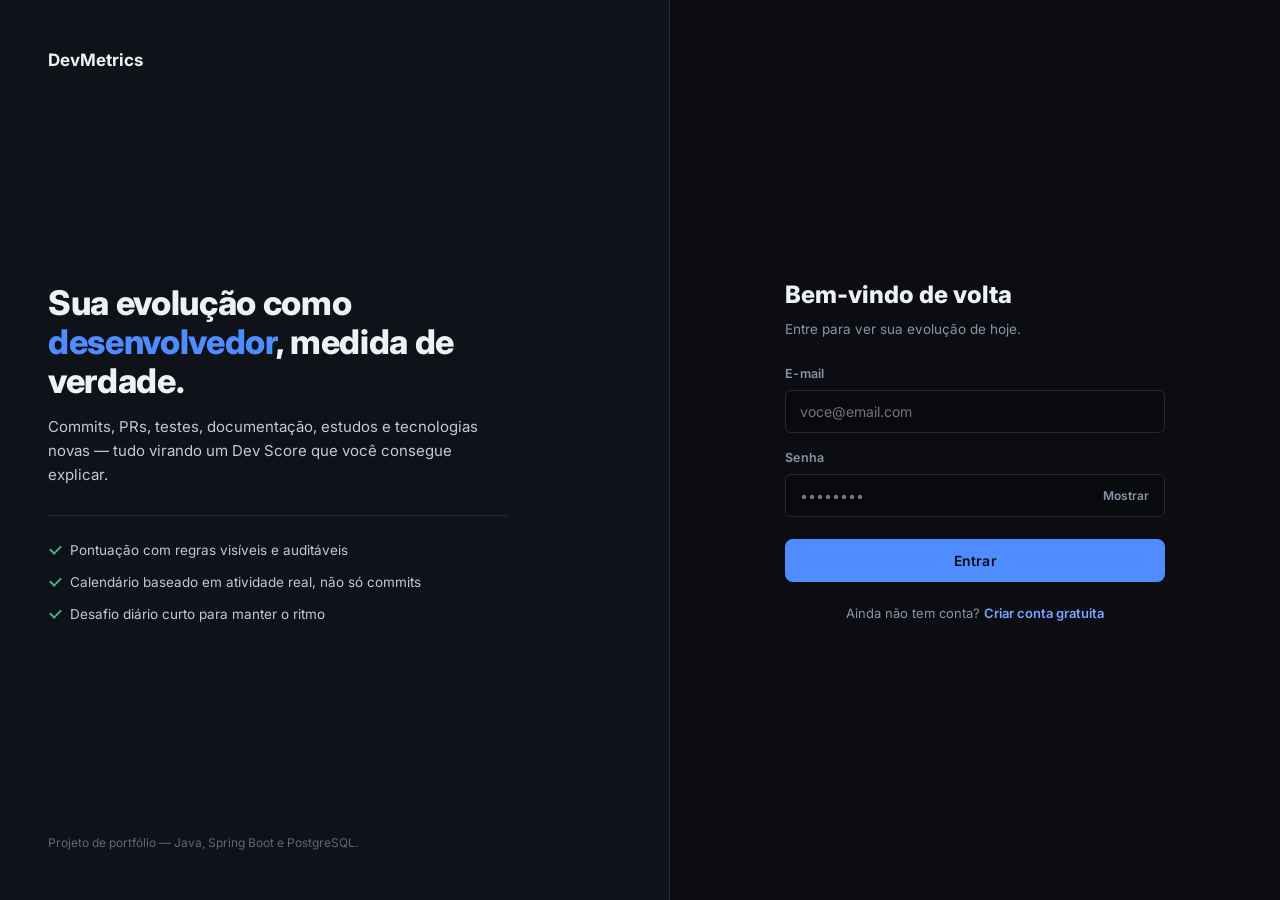
<file: frontend/projects.html>
<!DOCTYPE html>
<html lang="pt-BR">
<head>
  <meta charset="UTF-8" />
  <meta name="viewport" content="width=device-width, initial-scale=1.0" />
  <title>Projetos — DevMetrics</title>
  <link rel="icon" href="data:image/svg+xml,<svg xmlns=%22http://www.w3.org/2000/svg%22 viewBox=%220 0 100 100%22><rect width=%22100%22 height=%22100%22 rx=%2222%22 fill=%22%237c5cff%22/><text x=%2250%22 y=%2268%22 font-size=%2260%22 text-anchor=%22middle%22 fill=%22white%22 font-family=%22sans-serif%22>D</text></svg>" />
  <link rel="preconnect" href="https://fonts.googleapis.com">
  <link rel="preconnect" href="https://fonts.gstatic.com" crossorigin>
  <link href="https://fonts.googleapis.com/css2?family=Inter:wght@400;500;600;700;800&family=JetBrains+Mono:wght@400;600;700&display=swap" rel="stylesheet">
  <link rel="stylesheet" href="css/base.css?v=202610261553" />
  <link rel="stylesheet" href="css/animations.css?v=202610261553" />
  <link rel="stylesheet" href="css/components.css?v=202610261553" />
  <link rel="stylesheet" href="css/dashboard.css?v=202610261553" />
</head>
<body>
  <div id="navbar" data-active="projects"></div>

  <main class="page container">
    <div class="page-head reveal">
      <div>
        <h1>Projetos</h1>
        <div class="page-sub">Seus projetos manuais e os importados do GitHub.</div>
      </div>
      <div class="page-actions">
        <button class="btn" id="toggleArchivedBtn">Mostrar arquivados</button>
        <button class="btn btn-primary" id="newProjectBtn">+ Novo projeto</button>
      </div>
    </div>

    <div id="projectGrid" class="project-grid reveal-stagger"></div>
  </main>

  <div class="modal-overlay" id="projectModal">
    <div class="modal">
      <div class="modal-header">
        <h3>Novo projeto</h3>
        <button class="modal-close" data-modal-close>✕</button>
      </div>
      <form id="projectForm">
        <div class="field">
          <label for="projectName">Nome</label>
          <input type="text" id="projectName" maxlength="140" required placeholder="Ex: DevMetrics API" />
        </div>
        <div class="field">
          <label for="projectDescription">Descrição</label>
          <textarea id="projectDescription" maxlength="2000" placeholder="O que esse projeto faz"></textarea>
        </div>
        <div class="form-grid-2">
          <div class="field">
            <label for="projectStartedAt">Início</label>
            <input type="date" id="projectStartedAt" required />
          </div>
          <div class="field">
            <label for="projectRepoUrl">URL do repositório (opcional)</label>
            <input type="url" id="projectRepoUrl" placeholder="https://github.com/..." />
          </div>
        </div>
        <button type="submit" class="btn btn-primary" id="projectSubmitBtn" style="width:100%;margin-top:8px">Criar projeto</button>
      </form>
    </div>
  </div>

  <script src="js/api.js?v=202610261553"></script>
  <script src="js/ui.js?v=202610261553"></script>
  <script src="js/navbar.js?v=202610261553"></script>
  <script src="js/projects.js?v=202610261553"></script>
</body>
</html>
</file>
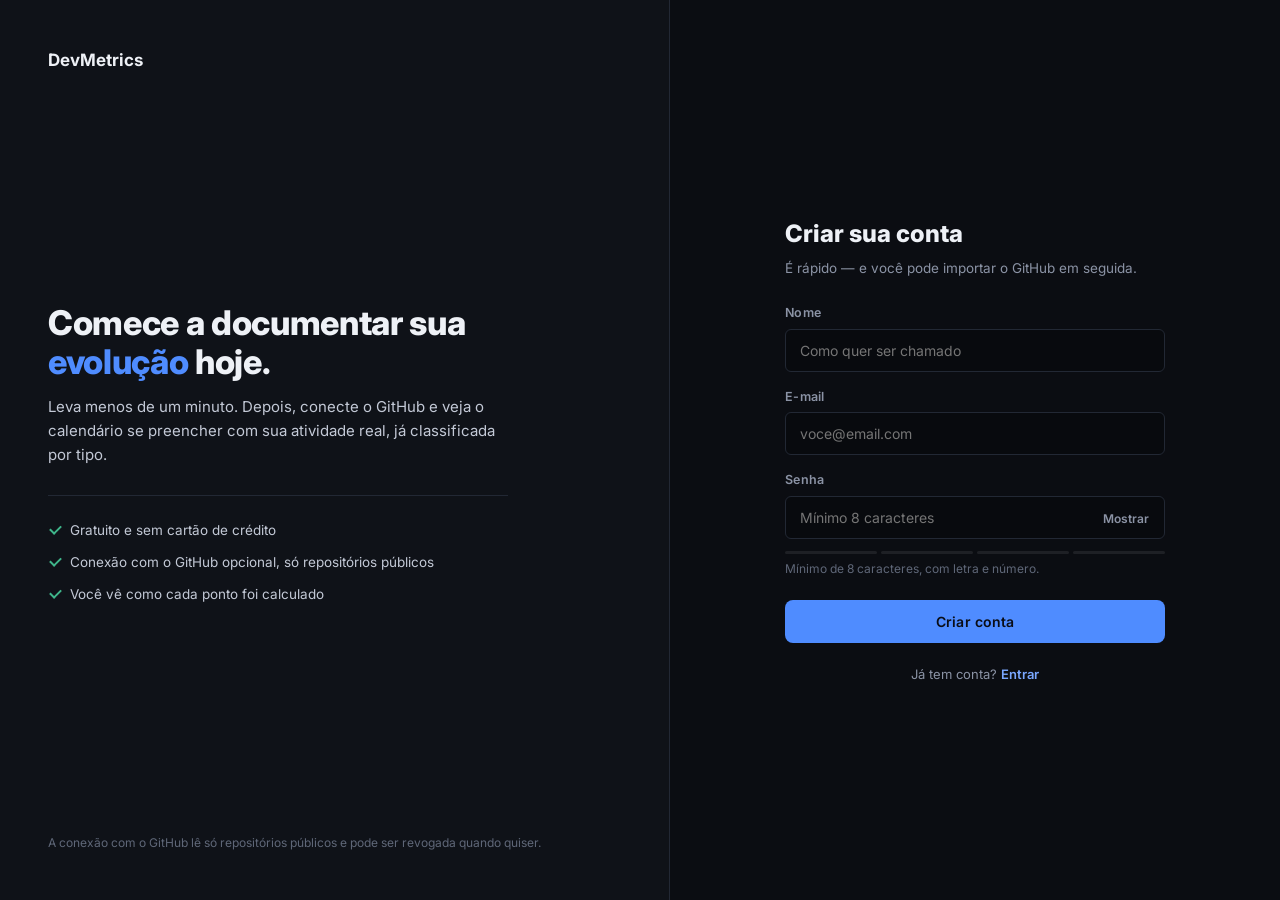
<file: frontend/register.html>
<!DOCTYPE html>
<html lang="pt-BR">
<head>
  <meta charset="UTF-8" />
  <meta name="viewport" content="width=device-width, initial-scale=1.0" />
  <title>Criar conta — DevMetrics</title>
  <link rel="icon" href="data:image/svg+xml,<svg xmlns=%22http://www.w3.org/2000/svg%22 viewBox=%220 0 100 100%22><rect width=%22100%22 height=%22100%22 rx=%2222%22 fill=%22%237c5cff%22/><text x=%2250%22 y=%2268%22 font-size=%2260%22 text-anchor=%22middle%22 fill=%22white%22 font-family=%22sans-serif%22>D</text></svg>" />
  <link rel="preconnect" href="https://fonts.googleapis.com">
  <link rel="preconnect" href="https://fonts.gstatic.com" crossorigin>
  <link href="https://fonts.googleapis.com/css2?family=Inter:wght@400;500;600;700;800&family=JetBrains+Mono:wght@400;600;700&display=swap" rel="stylesheet">
  <link rel="stylesheet" href="css/base.css?v=202610261553" />
  <link rel="stylesheet" href="css/animations.css?v=202610261553" />
  <link rel="stylesheet" href="css/components.css?v=202610261553" />
  <link rel="stylesheet" href="css/auth.css?v=202610261553" />
</head>
<body>
  <div class="auth-page">
    <aside class="auth-side">
      <a href="index.html" class="brand">DevMetrics</a>

      <div class="auth-hero">
        <h1>Comece a documentar sua <span class="hl">evolução</span> hoje.</h1>
        <p>Leva menos de um minuto. Depois, conecte o GitHub e veja o calendário se preencher com sua atividade real, já classificada por tipo.</p>
        <ul class="auth-points">
          <li>Gratuito e sem cartão de crédito</li>
          <li>Conexão com o GitHub opcional, só repositórios públicos</li>
          <li>Você vê como cada ponto foi calculado</li>
        </ul>
      </div>

      <div class="mini-note">A conexão com o GitHub lê só repositórios públicos e pode ser revogada quando quiser.</div>
    </aside>

    <section class="auth-form-side">
      <div class="auth-form-box">
        <a href="index.html" class="auth-mobile-brand">DevMetrics</a>
        <h2>Criar sua conta</h2>
        <p class="auth-sub">É rápido — e você pode importar o GitHub em seguida.</p>

        <div class="auth-error-banner" id="errorBanner">
          <span aria-hidden="true">!</span><span id="errorText"></span>
        </div>

        <form id="registerForm" novalidate>
          <div class="field">
            <label for="displayName">Nome</label>
            <input type="text" id="displayName" name="displayName" required minlength="2" maxlength="80" placeholder="Como quer ser chamado" />
          </div>
          <div class="field">
            <label for="email">E-mail</label>
            <input type="email" id="email" name="email" autocomplete="email" required placeholder="voce@email.com" />
          </div>
          <div class="field">
            <label for="password">Senha</label>
            <div class="input-wrap"><input type="password" id="password" name="password" autocomplete="new-password" required minlength="8" placeholder="Mínimo 8 caracteres" /><button type="button" class="pw-toggle" aria-label="Mostrar senha" data-pw-toggle>Mostrar</button></div>
            <div class="password-strength" id="strengthBar">
              <span></span><span></span><span></span><span></span>
            </div>
            <span class="field-hint" id="strengthHint">Mínimo de 8 caracteres, com letra e número.</span>
          </div>
          <button type="submit" class="btn btn-primary" id="submitBtn">
            <span id="submitLabel">Criar conta</span>
          </button>
        </form>

        <p class="auth-switch">Já tem conta? <a href="login.html">Entrar</a></p>
      </div>
    </section>
  </div>

  <script src="js/api.js?v=202610261553"></script>
  <script src="js/ui.js?v=202610261553"></script>
  <script>
    if (Api.isAuthenticated()) {
      location.href = "dashboard.html";
    }

    const form = document.getElementById("registerForm");
    const errorBanner = document.getElementById("errorBanner");
    const errorText = document.getElementById("errorText");
    const submitBtn = document.getElementById("submitBtn");
    const submitLabel = document.getElementById("submitLabel");
    const passwordInput = document.getElementById("password");
    const strengthBars = document.querySelectorAll("#strengthBar span");

    function showError(message) {
      errorText.textContent = message;
      errorBanner.classList.add("visible");
    }

    function passwordScore(value) {
      let score = 0;
      if (value.length >= 8) score++;
      if (/[A-Za-z]/.test(value) && /\d/.test(value)) score++;
      if (value.length >= 12) score++;
      if (/[^A-Za-z0-9]/.test(value)) score++;
      return score;
    }

    passwordInput.addEventListener("input", () => {
      const score = passwordScore(passwordInput.value);
      const colors = ["#e5646e", "#e0a04a", "#7aa7ff", "#3fb68b"];
      const labels = ["Muito fraca", "Fraca", "Boa", "Forte"];
      const hint = document.getElementById("strengthHint");
      hint.textContent = score ? "Força da senha: " + labels[score - 1] : "Mínimo de 8 caracteres, com letra e número.";
      strengthBars.forEach((bar, index) => {
        bar.style.background = index < score ? colors[score - 1] : "rgba(255,255,255,0.08)";
      });
    });

    form.addEventListener("submit", async (event) => {
      event.preventDefault();
      errorBanner.classList.remove("visible");
      submitBtn.disabled = true;
      submitLabel.innerHTML = '<span class="spinner"></span> Criando...';

      const displayName = document.getElementById("displayName").value.trim();
      const email = document.getElementById("email").value.trim();
      const password = passwordInput.value;
      const timezone = Intl.DateTimeFormat().resolvedOptions().timeZone || "America/Sao_Paulo";

      if (!/[A-Za-z]/.test(password) || !/\d/.test(password)) {
        showError("A senha precisa ter ao menos uma letra e um número.");
        submitBtn.disabled = false;
        submitLabel.textContent = "Criar conta";
        return;
      }

      try {
        await Api.register({ displayName, email, password, timezone });
        Toast.success("Conta criada! Bem-vindo ao DevMetrics.");
        setTimeout(() => (location.href = "dashboard.html"), 300);
      } catch (error) {
        showError(error.message || "Não foi possível criar a conta.");
        submitBtn.disabled = false;
        submitLabel.textContent = "Criar conta";
      }
    });
  </script>
</body>
</html>
</file>
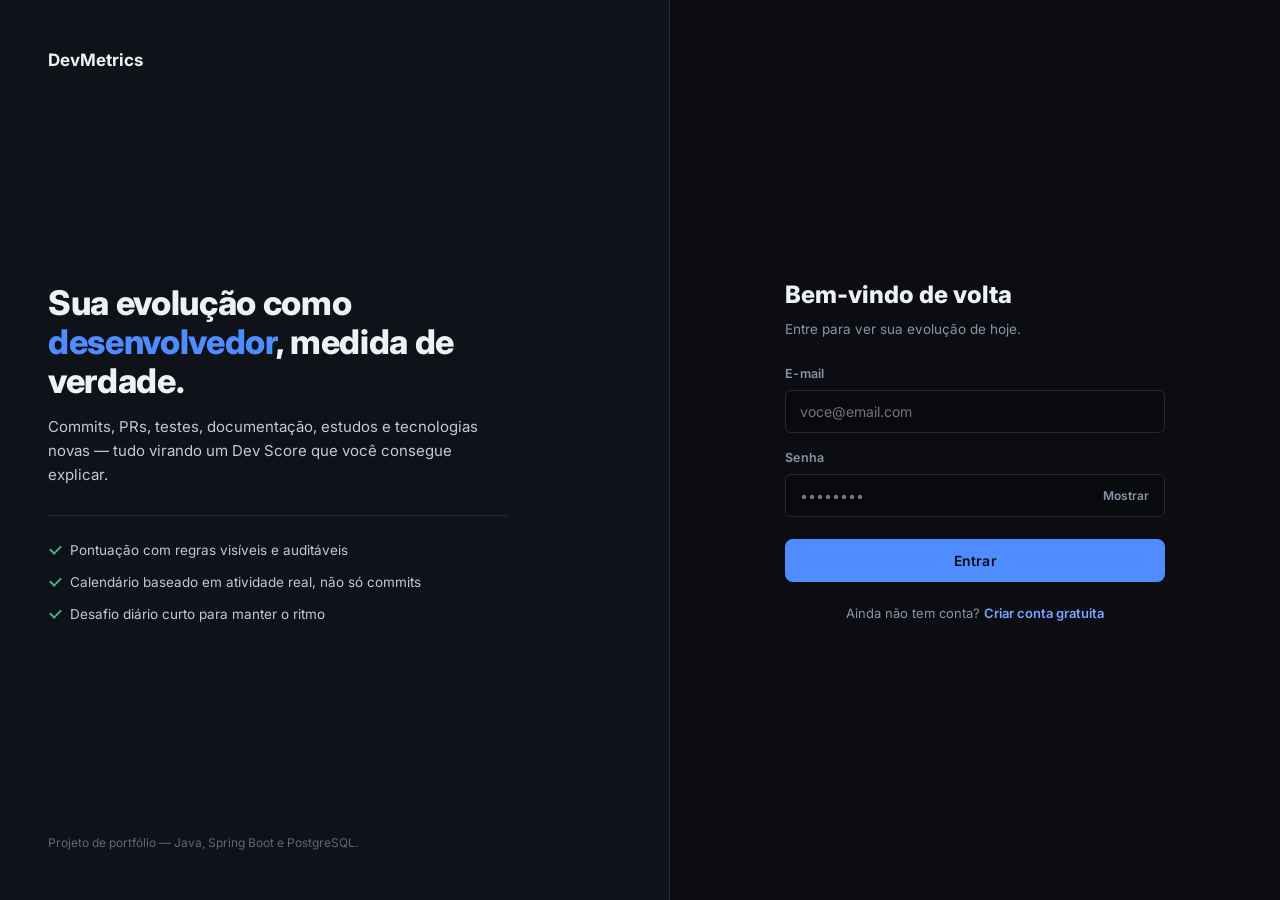
<file: frontend/settings.html>
<!DOCTYPE html>
<html lang="pt-BR">
<head>
  <meta charset="UTF-8" />
  <meta name="viewport" content="width=device-width, initial-scale=1.0" />
  <title>Configurações — DevMetrics</title>
  <link rel="icon" href="data:image/svg+xml,<svg xmlns=%22http://www.w3.org/2000/svg%22 viewBox=%220 0 100 100%22><rect width=%22100%22 height=%22100%22 rx=%2222%22 fill=%22%237c5cff%22/><text x=%2250%22 y=%2268%22 font-size=%2260%22 text-anchor=%22middle%22 fill=%22white%22 font-family=%22sans-serif%22>D</text></svg>" />
  <link rel="preconnect" href="https://fonts.googleapis.com">
  <link rel="preconnect" href="https://fonts.gstatic.com" crossorigin>
  <link href="https://fonts.googleapis.com/css2?family=Inter:wght@400;500;600;700;800&family=JetBrains+Mono:wght@400;600;700&display=swap" rel="stylesheet">
  <link rel="stylesheet" href="css/base.css?v=202610261553" />
  <link rel="stylesheet" href="css/animations.css?v=202610261553" />
  <link rel="stylesheet" href="css/components.css?v=202610261553" />
  <link rel="stylesheet" href="css/dashboard.css?v=202610261553" />
</head>
<body>
  <div id="navbar" data-active="settings"></div>

  <main class="page container">
    <div class="page-head reveal">
      <div>
        <h1>Configurações</h1>
        <div class="page-sub">Perfil e regras de pontuação.</div>
      </div>
    </div>

    <div class="tabs reveal">
      <div class="tab active" data-tab="profile">Perfil</div>
      <div class="tab" data-tab="scoring">Pontuação</div>
    </div>

    <div id="tab-profile" class="reveal">
      <div class="card">
        <div class="card-header"><div class="card-title">Perfil</div></div>
        <form id="profileForm">
          <div class="field">
            <label for="displayName">Nome</label>
            <input type="text" id="displayName" maxlength="80" required />
          </div>
          <div class="form-grid-2">
            <div class="field">
              <label for="timezone">Fuso horário</label>
              <input type="text" id="timezone" placeholder="America/Sao_Paulo" />
            </div>
            <div class="field">
              <label for="weeklyGoalPoints">Meta semanal (pontos)</label>
              <input type="number" id="weeklyGoalPoints" min="10" max="5000" />
            </div>
          </div>
          <button type="submit" class="btn btn-primary">Salvar alterações</button>
        </form>
      </div>

      <div class="card" style="margin-top:18px">
        <div class="card-header"><div class="card-title">Trocar senha</div></div>
        <form id="passwordForm">
          <div class="form-grid-2">
            <div class="field">
              <label for="currentPassword">Senha atual</label>
              <input type="password" id="currentPassword" required />
            </div>
            <div class="field">
              <label for="newPassword">Nova senha</label>
              <input type="password" id="newPassword" minlength="8" required />
            </div>
          </div>
          <button type="submit" class="btn">Atualizar senha</button>
        </form>
      </div>
    </div>

    <div id="tab-scoring" class="reveal" style="display:none">
      <div class="card">
        <div class="card-header">
          <div class="card-title">Regras de pontuação</div>
          <button class="btn btn-ghost" id="recalcFromSettings">Recalcular</button>
        </div>
        <p class="text-muted" style="font-size:13px;margin-bottom:14px">
          Editáveis por você. O rendimento decrescente (base/n) é o que evita que repetir a mesma
          atividade seja o jeito fácil de subir de pontuação.
        </p>
        <div id="rulesList"></div>
      </div>
    </div>
  </main>

  <script src="js/api.js?v=202610261553"></script>
  <script src="js/ui.js?v=202610261553"></script>
  <script src="js/navbar.js?v=202610261553"></script>
  <script src="js/settings.js?v=202610261553"></script>
</body>
</html>
</file>
<file: frontend/css/base.css>
/* ===========================================================
   DevMetrics — Design tokens e reset
   =========================================================== */

:root {
  /* Paleta principal: fundo escuro tipo "terminal premium" */
  --bg-0: #0b0d12;
  --bg-1: #0f1218;
  --bg-2: #141821;
  --bg-3: #1a1f2a;
  --surface: #11151c;
  --surface-hover: #161b24;
  --border: #222834;
  --border-strong: #303848;

  --text-0: #eef1f6;
  --text-1: #c3c9d6;
  --text-2: #8b93a5;
  --text-3: #5f6778;

  --brand-1: #4f8cff;
  --brand-2: #7aa7ff;
  --brand-3: #e0a04a;
  --accent-green: #3fb68b;
  --accent-yellow: #e0a04a;
  --accent-red: #e5646e;

  --grad-brand: var(--brand-1);
  --grad-fire: var(--accent-yellow);

  --level-0: #171c26;
  --level-1: #17453f;
  --level-2: #1c6b57;
  --level-3: #28966f;
  --level-4: #3fb68b;

  --radius-sm: 6px;
  --radius-md: 8px;
  --radius-lg: 10px;
  --radius-xl: 14px;

  --shadow-1: none;
  --shadow-2: 0 12px 32px rgba(0, 0, 0, 0.45);
  --shadow-glow-brand: none;

  --ease-out: cubic-bezier(0.16, 1, 0.3, 1);
  --ease-spring: cubic-bezier(0.34, 1.56, 0.64, 1);
  --dur-fast: 150ms;
  --dur-mid: 320ms;
  --dur-slow: 650ms;

  --font-sans: "Inter", -apple-system, BlinkMacSystemFont, "Segoe UI", Roboto, Helvetica, Arial, sans-serif;
  --font-mono: "JetBrains Mono", "Fira Code", ui-monospace, SFMono-Regular, Menlo, Consolas, monospace;

  color-scheme: dark;
}

* {
  box-sizing: border-box;
}

html, body {
  margin: 0;
  padding: 0;
}

html {
  scroll-behavior: smooth;
}

body {
  min-height: 100vh;
  background: var(--bg-0);
  color: var(--text-0);
  font-family: var(--font-sans);
  font-size: 15px;
  line-height: 1.5;
  -webkit-font-smoothing: antialiased;
  text-rendering: optimizeLegibility;
  overflow-x: hidden;
}

h1, h2, h3, h4, p, ul, ol {
  margin: 0;
}

ul {
  padding: 0;
  list-style: none;
}

a {
  color: inherit;
  text-decoration: none;
}

button {
  font-family: inherit;
  cursor: pointer;
}

input, select, textarea, button {
  font-family: inherit;
  color: inherit;
}

::selection {
  background: rgba(79, 140, 255, 0.35);
}

/* Scrollbar discreta */
::-webkit-scrollbar {
  width: 10px;
  height: 10px;
}

::-webkit-scrollbar-track {
  background: transparent;
}

::-webkit-scrollbar-thumb {
  background: var(--border-strong);
  border-radius: 10px;
}

::-webkit-scrollbar-thumb:hover {
  background: var(--brand-1);
}

.visually-hidden {
  position: absolute;
  width: 1px;
  height: 1px;
  overflow: hidden;
  clip: rect(0, 0, 0, 0);
  white-space: nowrap;
}

.container {
  width: 100%;
  max-width: 1240px;
  margin: 0 auto;
  padding: 0 24px;
}

/* Utilidades de texto */
.text-muted { color: var(--text-2); }
.text-faint { color: var(--text-3); }
.mono { font-family: var(--font-mono); }

.gradient-text {
  color: var(--brand-1);
}

.skeleton {
  position: relative;
  overflow: hidden;
  background: var(--surface);
  border-radius: var(--radius-sm);
}

.skeleton::after {
  content: "";
  position: absolute;
  inset: 0;
  transform: translateX(-100%);
  background: linear-gradient(90deg, transparent, rgba(255, 255, 255, 0.06), transparent);
  animation: shimmer 1.6s infinite;
}

@keyframes shimmer {
  100% { transform: translateX(100%); }
}

@media (prefers-reduced-motion: reduce) {
  *, *::before, *::after {
    animation-duration: 0.001ms !important;
    animation-iteration-count: 1 !important;
    transition-duration: 0.001ms !important;
    scroll-behavior: auto !important;
  }
}
</file>
<file: frontend/css/animations.css>
/* ===========================================================
   DevMetrics — Animações e efeitos 3D
   =========================================================== */

@keyframes fade-up {
  from { opacity: 0; transform: translateY(18px); }
  to   { opacity: 1; transform: translateY(0); }
}

@keyframes fade-in {
  from { opacity: 0; }
  to   { opacity: 1; }
}

@keyframes pop-in {
  0%   { opacity: 0; transform: scale(0.85) translateY(10px); }
  60%  { opacity: 1; transform: scale(1.03) translateY(-2px); }
  100% { opacity: 1; transform: scale(1) translateY(0); }
}

@keyframes float-slow {
  0%, 100% { transform: translateY(0) rotate(0deg); }
  50%      { transform: translateY(-14px) rotate(1.5deg); }
}

@keyframes spin-slow {
  from { transform: rotate(0deg); }
  to   { transform: rotate(360deg); }
}

@keyframes pulse-ring {
  0%   { box-shadow: 0 0 0 0 rgba(79, 140, 255, 0.45); }
  100% { box-shadow: 0 0 0 18px rgba(79, 140, 255, 0); }
}

@keyframes flame-flicker {
  0%, 100% { transform: scale(1) rotate(-2deg); }
  50%      { transform: scale(1.08) rotate(2deg); }
}

@keyframes grid-drift {
  from { background-position: 0 0; }
  to   { background-position: 120px 120px; }
}

@keyframes count-glow {
  0%   { text-shadow: 0 0 0 rgba(79, 140, 255, 0); }
  40%  { text-shadow: 0 0 24px rgba(79, 140, 255, 0.55); }
  100% { text-shadow: 0 0 0 rgba(79, 140, 255, 0); }
}

.reveal {
  opacity: 0;
  transform: translateY(22px);
  transition: opacity var(--dur-slow) var(--ease-out), transform var(--dur-slow) var(--ease-out);
}

.reveal.is-visible {
  opacity: 1;
  transform: translateY(0);
}

.reveal-stagger > * {
  opacity: 0;
  transform: translateY(18px);
  transition: opacity var(--dur-mid) var(--ease-out), transform var(--dur-mid) var(--ease-out);
}

.reveal-stagger.is-visible > * {
  opacity: 1;
  transform: translateY(0);
}

.reveal-stagger.is-visible > *:nth-child(1) { transition-delay: 0ms; }
.reveal-stagger.is-visible > *:nth-child(2) { transition-delay: 60ms; }
.reveal-stagger.is-visible > *:nth-child(3) { transition-delay: 120ms; }
.reveal-stagger.is-visible > *:nth-child(4) { transition-delay: 180ms; }
.reveal-stagger.is-visible > *:nth-child(5) { transition-delay: 240ms; }
.reveal-stagger.is-visible > *:nth-child(6) { transition-delay: 300ms; }

/* ---- Pulso de "ao vivo" ---- */
.live-dot {
  position: relative;
  width: 8px;
  height: 8px;
  border-radius: 50%;
  background: var(--accent-green);
}

.live-dot::after {
  content: "";
  position: absolute;
  inset: 0;
  border-radius: 50%;
  animation: pulse-ring 1.8s ease-out infinite;
}

/* ---- Botões com profundidade ---- */
.btn {
  position: relative;
  display: inline-flex;
  align-items: center;
  justify-content: center;
  gap: 8px;
  padding: 12px 22px;
  border-radius: var(--radius-md);
  border: 1px solid var(--border);
  background: var(--surface);
  color: var(--text-0);
  font-weight: 600;
  font-size: 14px;
  letter-spacing: 0.01em;
  transition: transform var(--dur-fast) var(--ease-spring), box-shadow var(--dur-mid) var(--ease-out),
      background var(--dur-fast) ease, border-color var(--dur-fast) ease;
}

.btn:hover {
  transform: translateY(-2px);
  border-color: var(--border-strong);
  background: var(--surface-hover);
}

.btn:active {
  transform: translateY(0) scale(0.98);
}

.btn-primary {
  border: none;
  background: var(--grad-brand);
  color: #0a0d16;
  box-shadow: var(--shadow-glow-brand);
}

.btn-primary:hover {
  box-shadow: 0 0 0 1px rgba(79, 140, 255, 0.4), 0 26px 70px -12px rgba(79, 140, 255, 0.5);
}

.btn-ghost {
  background: transparent;
  border-color: transparent;
}

.btn-ghost:hover {
  background: var(--surface);
}

.btn-danger {
  border-color: rgba(255, 92, 114, 0.4);
  color: var(--accent-red);
}

.btn-danger:hover {
  background: rgba(255, 92, 114, 0.12);
}

.btn[disabled] {
  opacity: 0.5;
  pointer-events: none;
  transform: none !important;
}

.btn .spinner {
  width: 14px;
  height: 14px;
  border-radius: 50%;
  border: 2px solid rgba(255, 255, 255, 0.35);
  border-top-color: currentColor;
  animation: spin-slow 0.8s linear infinite;
}

/* ---- Toast ---- */
.toast-stack {
  position: fixed;
  top: 20px;
  right: 20px;
  z-index: 500;
  display: flex;
  flex-direction: column;
  gap: 10px;
  max-width: min(360px, calc(100vw - 40px));
}

.toast {
  padding: 14px 16px;
  border-radius: var(--radius-md);
  background: var(--bg-3);
  border: 1px solid var(--border-strong);
  box-shadow: var(--shadow-2);
  font-size: 13.5px;
  animation: pop-in var(--dur-mid) var(--ease-spring);
  display: flex;
  align-items: flex-start;
  gap: 10px;
}

.toast.success { border-color: rgba(55, 226, 154, 0.4); }
.toast.error { border-color: rgba(255, 92, 114, 0.4); }
.toast.info { border-color: rgba(122, 167, 255, 0.35); }

.toast.leaving {
  animation: fade-out-right var(--dur-mid) var(--ease-out) forwards;
}

@keyframes fade-out-right {
  to { opacity: 0; transform: translateX(20px); }
}

/* ---- Contadores animados ---- */
.count-up {
  animation: count-glow 1.1s var(--ease-out);
}
</file>
<file: frontend/css/components.css>
/* ===========================================================
   DevMetrics — Componentes reutilizáveis
   =========================================================== */

.card {
  position: relative;
  background: var(--surface);
  border: 1px solid var(--border);
  border-radius: var(--radius-lg);
  padding: 22px;
  box-shadow: var(--shadow-1);
}

.card-header {
  display: flex;
  align-items: center;
  justify-content: space-between;
  gap: 12px;
  margin-bottom: 16px;
}

.card-title {
  font-size: 15px;
  font-weight: 600;
  color: var(--text-0);
  display: flex;
  align-items: center;
  gap: 8px;
}

.card-subtitle {
  font-size: 12.5px;
  color: var(--text-2);
  margin-top: 2px;
}

.badge {
  display: inline-flex;
  align-items: center;
  gap: 6px;
  padding: 4px 10px;
  border-radius: 999px;
  font-size: 11.5px;
  font-weight: 600;
  letter-spacing: 0.02em;
  text-transform: uppercase;
  background: var(--surface);
  border: 1px solid var(--border);
  color: var(--text-1);
}

.badge.brand { color: var(--brand-2); border-color: rgba(122, 167, 255, 0.35); background: rgba(122, 167, 255, 0.08); }
.badge.green { color: var(--accent-green); border-color: rgba(55, 226, 154, 0.35); background: rgba(55, 226, 154, 0.08); }
.badge.yellow { color: var(--accent-yellow); border-color: rgba(255, 203, 82, 0.35); background: rgba(255, 203, 82, 0.08); }
.badge.pink { color: var(--brand-3); border-color: rgba(224, 160, 74, 0.35); background: rgba(224, 160, 74, 0.08); }
.badge.muted { color: var(--text-3); }

/* Inputs */
.field {
  display: flex;
  flex-direction: column;
  gap: 6px;
  margin-bottom: 16px;
}

.field label {
  font-size: 12.5px;
  color: var(--text-2);
  font-weight: 600;
  letter-spacing: 0.02em;
}

.field input,
.field select,
.field textarea {
  padding: 12px 14px;
  border-radius: var(--radius-sm);
  border: 1px solid var(--border);
  background: rgba(0, 0, 0, 0.25);
  color: var(--text-0);
  font-size: 14px;
  outline: none;
  transition: border-color var(--dur-fast) ease, box-shadow var(--dur-fast) ease, background var(--dur-fast) ease;
}

.field input:focus,
.field select:focus,
.field textarea:focus {
  border-color: var(--brand-1);
  box-shadow: 0 0 0 3px rgba(79, 140, 255, 0.18);
  background: rgba(79, 140, 255, 0.04);
}

.field textarea {
  resize: vertical;
  min-height: 80px;
}

.field .field-error {
  font-size: 12px;
  color: var(--accent-red);
  min-height: 14px;
}

.field .field-hint {
  font-size: 12px;
  color: var(--text-3);
}

/* Navbar */
.navbar {
  position: sticky;
  top: 0;
  z-index: 100;
  display: flex;
  align-items: center;
  justify-content: space-between;
  gap: 16px;
  padding: 14px 0;
  background: var(--bg-0);
  border-bottom: 1px solid var(--border);
}

.navbar .brand {
  display: flex;
  align-items: center;
  gap: 10px;
  font-weight: 700;
  font-size: 16px;
}

.navbar nav {
  display: flex;
  align-items: center;
  gap: 6px;
}

.navbar nav a {
  padding: 9px 14px;
  border-radius: var(--radius-sm);
  font-size: 13.5px;
  font-weight: 500;
  color: var(--text-2);
  transition: color var(--dur-fast) ease, background var(--dur-fast) ease;
}

.navbar nav a:hover,
.navbar nav a.active {
  color: var(--text-0);
  background: var(--surface);
}

.navbar .user-chip {
  display: flex;
  align-items: center;
  gap: 10px;
  padding: 6px 8px 6px 6px;
  border-radius: 999px;
  border: 1px solid var(--border);
  background: var(--surface);
  cursor: pointer;
  transition: border-color var(--dur-fast) ease;
}

.navbar .user-chip:hover {
  border-color: var(--border-strong);
}

.avatar {
  width: 30px;
  height: 30px;
  border-radius: 50%;
  background: var(--grad-brand);
  display: grid;
  place-items: center;
  font-size: 12.5px;
  font-weight: 700;
  color: #fff;
  overflow: hidden;
  flex-shrink: 0;
}

.avatar img {
  width: 100%;
  height: 100%;
  object-fit: cover;
}

/* Progress bars */
.progress-track {
  width: 100%;
  height: 6px;
  border-radius: 999px;
  background: var(--bg-3);
  overflow: hidden;
}

.progress-fill {
  height: 100%;
  border-radius: 999px;
  background: var(--grad-brand);
  width: 0%;
  transition: width 900ms var(--ease-out);
}

.progress-fill.thin {
  background: var(--brand-1);
}

/* Score ring (SVG) */
.score-ring-wrap {
  position: relative;
  width: 176px;
  height: 176px;
  margin: 0 auto;
}

.score-ring-wrap svg {
  width: 100%;
  height: 100%;
  transform: rotate(-90deg);
}

.score-ring-bg {
  fill: none;
  stroke: var(--bg-3);
  stroke-width: 10;
}

.score-ring-fill {
  fill: none;
  stroke-width: 10;
  stroke-linecap: round;
  stroke: var(--brand-1);
  transition: stroke-dasharray 1.1s var(--ease-out);
}

.score-ring-center {
  position: absolute;
  inset: 0;
  display: flex;
  flex-direction: column;
  align-items: center;
  justify-content: center;
  gap: 2px;
}

.score-ring-value {
  font-size: 40px;
  font-weight: 800;
  font-family: var(--font-mono);
  letter-spacing: -0.02em;
}

.score-ring-label {
  font-size: 11.5px;
  color: var(--text-2);
  text-transform: uppercase;
  letter-spacing: 0.06em;
}

/* Score breakdown */
.breakdown-row {
  position: relative;
  display: grid;
  grid-template-columns: 1fr auto;
  grid-template-areas: "label points" "bar bar";
  align-items: center;
  gap: 6px 12px;
  margin: 0 -10px;
  padding: 10px;
  border-radius: var(--radius-sm);
  cursor: help;
  outline: none;
  transition: background var(--dur-fast) ease;
}

.breakdown-row:hover,
.breakdown-row:focus-visible {
  background: var(--bg-2);
}

.breakdown-row .breakdown-label {
  grid-area: label;
  font-size: 13px;
  color: var(--text-1);
  font-weight: 500;
}

.breakdown-row .progress-track { grid-area: bar; }

.breakdown-row .breakdown-points {
  grid-area: points;
  font-size: 13px;
  font-family: var(--font-mono);
  color: var(--text-0);
  text-align: right;
}

.breakdown-row .breakdown-max {
  color: var(--text-3);
}

.breakdown-tooltip {
  position: absolute;
  left: 10px;
  right: 10px;
  bottom: calc(100% - 2px);
  z-index: 20;
  padding: 10px 12px;
  border-radius: var(--radius-sm);
  border: 1px solid var(--border-strong);
  background: var(--bg-3);
  box-shadow: var(--shadow-2);
  font-size: 12px;
  line-height: 1.5;
  color: var(--text-1);
  opacity: 0;
  visibility: hidden;
  transform: translateY(2px);
  pointer-events: none;
  transition: opacity var(--dur-fast) ease, transform var(--dur-fast) ease, visibility var(--dur-fast);
}

.breakdown-row:hover .breakdown-tooltip,
.breakdown-row:focus-visible .breakdown-tooltip {
  opacity: 1;
  visibility: visible;
  transform: none;
}

/* Stat tiles */
.stat-grid {
  display: grid;
  grid-template-columns: repeat(auto-fit, minmax(160px, 1fr));
  gap: 14px;
}

.stat-tile {
  padding: 16px 18px;
  border-radius: var(--radius-md);
  background: var(--surface);
  border: 1px solid var(--border);
  position: relative;
  overflow: hidden;
}

.stat-tile .stat-value {
  font-size: 26px;
  font-weight: 800;
  font-family: var(--font-mono);
  letter-spacing: -0.02em;
}

.stat-tile .stat-label {
  font-size: 12px;
  color: var(--text-2);
  margin-top: 4px;
}

.stat-tile .stat-trend {
  position: absolute;
  top: 16px;
  right: 16px;
  font-size: 11.5px;
  font-weight: 700;
  padding: 3px 8px;
  border-radius: 999px;
}

.stat-trend.up { color: var(--accent-green); background: rgba(55, 226, 154, 0.12); }
.stat-trend.down { color: var(--accent-red); background: rgba(255, 92, 114, 0.12); }
.stat-trend.flat { color: var(--text-3); background: rgba(255, 255, 255, 0.05); }

/* Achievement grid */
.achievement-grid {
  display: grid;
  grid-template-columns: repeat(auto-fill, minmax(200px, 1fr));
  gap: 14px;
}

.achievement-card {
  padding: 16px 14px;
  border-radius: var(--radius-md);
  border: 1px solid var(--border);
  background: var(--surface);
  text-align: center;
  transition: border-color var(--dur-fast) ease;
}

.achievement-card:hover {
  border-color: var(--border-strong);
}

.achievement-card.locked {
  opacity: 0.55;
}

.achievement-card.unlocked {
  border-color: rgba(63, 182, 139, 0.45);
  background: var(--surface);
}

.achievement-name {
  font-size: 13px;
  font-weight: 600;
  margin-bottom: 4px;
}

.achievement-desc {
  font-size: 11.5px;
  color: var(--text-2);
  line-height: 1.4;
}

.achievement-progress {
  margin-top: 10px;
}

/* Challenge card */
.challenge-card {
  background: var(--surface-hover);
  border: 1px solid rgba(79, 140, 255, 0.3);
}

.challenge-meta {
  display: flex;
  gap: 10px;
  margin-top: 14px;
  flex-wrap: wrap;
}

.challenge-actions {
  display: flex;
  gap: 10px;
  margin-top: 18px;
}

/* Empty state */
.empty-state {
  grid-column: 1 / -1;
  text-align: center;
  padding: 56px 20px;
  color: var(--text-2);
  border: 1px dashed var(--border-strong);
  border-radius: var(--radius-lg);
}

.empty-state .empty-icon {
  font-size: 34px;
  margin-bottom: 10px;
  opacity: 0.7;
}

/* Modal */
.modal-overlay {
  position: fixed;
  inset: 0;
  background: rgba(2, 3, 6, 0.7);
  backdrop-filter: blur(6px);
  display: flex;
  align-items: center;
  justify-content: center;
  z-index: 400;
  opacity: 0;
  pointer-events: none;
  transition: opacity var(--dur-mid) var(--ease-out);
}

.modal-overlay.open {
  opacity: 1;
  pointer-events: auto;
}

.modal {
  width: min(480px, calc(100vw - 40px));
  max-height: calc(100vh - 60px);
  overflow-y: auto;
  background: var(--bg-2);
  border: 1px solid var(--border-strong);
  border-radius: var(--radius-lg);
  padding: 26px;
  box-shadow: var(--shadow-2);
  transform: scale(0.92) translateY(14px);
  transition: transform var(--dur-mid) var(--ease-spring);
}

.modal-overlay.open .modal {
  transform: scale(1) translateY(0);
}

.modal-header {
  display: flex;
  align-items: center;
  justify-content: space-between;
  margin-bottom: 18px;
}

.modal-close {
  width: 30px;
  height: 30px;
  border-radius: 50%;
  display: grid;
  place-items: center;
  background: var(--surface);
  border: 1px solid var(--border);
  color: var(--text-2);
  transition: background var(--dur-fast) ease, color var(--dur-fast) ease;
}

.modal-close:hover {
  background: var(--surface-hover);
  color: var(--text-0);
}

/* Tabs */
.tabs {
  display: flex;
  gap: 6px;
  border-bottom: 1px solid var(--border);
  margin-bottom: 20px;
}

.tab {
  padding: 10px 4px;
  font-size: 13.5px;
  font-weight: 600;
  color: var(--text-2);
  border-bottom: 2px solid transparent;
  margin-right: 18px;
  transition: color var(--dur-fast) ease, border-color var(--dur-fast) ease;
}

.tab:hover {
  color: var(--text-0);
}

.tab.active {
  color: var(--text-0);
  border-color: var(--brand-1);
}

/* Table-ish list */
.list-row {
  display: flex;
  align-items: center;
  gap: 12px;
  padding: 12px 4px;
  border-bottom: 1px solid rgba(255, 255, 255, 0.05);
}

.list-row:last-child {
  border-bottom: none;
}

.list-row .list-icon {
  width: 34px;
  height: 34px;
  border-radius: var(--radius-sm);
  display: grid;
  place-items: center;
  font-size: 11px;
  font-weight: 600;
  font-family: var(--font-mono);
  color: var(--text-2);
  letter-spacing: 0.04em;
  background: var(--bg-2);
  border: 1px solid var(--border);
  flex-shrink: 0;
}

.list-row .list-main {
  flex: 1;
  min-width: 0;
}

.list-row .list-title {
  font-size: 13.5px;
  font-weight: 500;
  color: var(--text-0);
  white-space: nowrap;
  overflow: hidden;
  text-overflow: ellipsis;
}

.list-row .list-sub {
  font-size: 12px;
  color: var(--text-3);
  margin-top: 2px;
}

.list-row .list-points {
  font-family: var(--font-mono);
  font-weight: 700;
  font-size: 13px;
  color: var(--accent-green);
  flex-shrink: 0;
}

/* Responsivo */
@media (max-width: 860px) {
  .navbar nav { display: none; }
}

/* Ações discretas nas listas */
.list-row .btn-ghost {
  color: var(--text-2);
  font-size: 12.5px;
  font-weight: 500;
}

.list-row .btn-ghost:hover {
  color: var(--text-0);
  background: var(--surface-hover);
}

.list-row .btn-ghost[data-delete]:hover {
  color: var(--accent-red);
}

#tab-profile { max-width: 760px; }
</file>
<file: frontend/css/landing.css>
/* ===========================================================
   DevMetrics — Landing page
   =========================================================== */

.hero {
  padding: 90px 0 70px;
  text-align: center;
  position: relative;
}

.hero-badge {
  display: inline-flex;
  align-items: center;
  gap: 8px;
  padding: 7px 16px;
  border-radius: 999px;
  border: 1px solid var(--border-strong);
  background: var(--surface);
  font-size: 12.5px;
  color: var(--text-1);
  margin-bottom: 24px;
  animation: fade-up var(--dur-slow) var(--ease-out);
}

.hero h1 {
  font-size: clamp(34px, 6vw, 60px);
  font-weight: 800;
  letter-spacing: -0.02em;
  line-height: 1.08;
  max-width: 780px;
  margin: 0 auto 20px;
  animation: fade-up var(--dur-slow) var(--ease-out);
  animation-delay: 60ms;
}

.hero p.lead {
  font-size: 17px;
  color: var(--text-1);
  max-width: 560px;
  margin: 0 auto 34px;
  line-height: 1.6;
  animation: fade-up var(--dur-slow) var(--ease-out);
  animation-delay: 120ms;
}

.hero-actions {
  display: flex;
  justify-content: center;
  gap: 12px;
  flex-wrap: wrap;
  animation: fade-up var(--dur-slow) var(--ease-out);
  animation-delay: 180ms;
}

.hero-actions .btn {
  padding: 14px 26px;
  font-size: 14.5px;
}

/* Mockup do dashboard */
.hero-mockup-scene {
  margin-top: 60px;
  animation: fade-up var(--dur-slow) var(--ease-out);
  animation-delay: 240ms;
}

.hero-mockup {
  max-width: 920px;
  margin: 0 auto;
  border-radius: var(--radius-xl);
  border: 1px solid var(--border-strong);
  background: var(--bg-1);
  box-shadow: var(--shadow-2);
  padding: 20px;
}

.hero-mockup-bar {
  display: flex;
  gap: 6px;
  margin-bottom: 14px;
}

.hero-mockup-bar span {
  width: 10px;
  height: 10px;
  border-radius: 50%;
  background: var(--border-strong);
}

.hero-mockup-grid {
  display: grid;
  grid-template-columns: 1.1fr 1.4fr;
  gap: 14px;
}

.hero-mockup-card {
  background: var(--surface);
  border: 1px solid var(--border);
  border-radius: var(--radius-md);
  padding: 16px;
}

/* Features */
.section {
  padding: 80px 0;
}

.section-head {
  text-align: center;
  max-width: 620px;
  margin: 0 auto 48px;
}

.section-head .eyebrow {
  font-size: 12px;
  font-weight: 700;
  letter-spacing: 0.08em;
  text-transform: uppercase;
  color: var(--brand-2);
  margin-bottom: 10px;
  display: block;
}

.section-head h2 {
  font-size: clamp(26px, 4vw, 36px);
  font-weight: 800;
  letter-spacing: -0.01em;
  margin-bottom: 12px;
}

.section-head p {
  color: var(--text-2);
  font-size: 15px;
  line-height: 1.6;
}

.feature-grid {
  display: grid;
  grid-template-columns: repeat(3, 1fr);
  gap: 18px;
}

.feature-card {
  padding: 26px 22px;
  border-radius: var(--radius-lg);
  border: 1px solid var(--border);
  background: var(--surface);
  position: relative;
  overflow: hidden;
}


.feature-card h3 {
  font-size: 16px;
  font-weight: 700;
  margin-bottom: 8px;
}

.feature-card p {
  font-size: 13.5px;
  color: var(--text-2);
  line-height: 1.6;
}

/* Scoring explainer */
.score-formula {
  display: flex;
  align-items: center;
  justify-content: center;
  gap: 10px;
  flex-wrap: wrap;
  font-family: var(--font-mono);
  font-size: 14px;
  padding: 20px;
  border-radius: var(--radius-md);
  border: 1px dashed var(--border-strong);
  background: rgba(79, 140, 255, 0.05);
  margin-top: 30px;
}

.score-formula .term {
  padding: 6px 12px;
  border-radius: 8px;
  background: var(--surface);
  border: 1px solid var(--border);
}

.score-formula .op {
  color: var(--text-3);
}

/* CTA final */
.cta-section {
  padding: 80px 0 110px;
  text-align: center;
}

.cta-box {
  max-width: 640px;
  margin: 0 auto;
  padding: 50px 40px;
  border-radius: var(--radius-xl);
  background: var(--surface);
  border: 1px solid rgba(79, 140, 255, 0.3);
}

.cta-box h2 {
  font-size: 28px;
  font-weight: 800;
  margin-bottom: 12px;
}

.cta-box p {
  color: var(--text-1);
  margin-bottom: 26px;
}

.footer {
  padding: 30px 0;
  border-top: 1px solid var(--border);
  text-align: center;
  color: var(--text-3);
  font-size: 12.5px;
}

@media (max-width: 860px) {
  .feature-grid { grid-template-columns: 1fr; }
  .hero-mockup-grid { grid-template-columns: 1fr; }
}
</file>
<file: frontend/css/dashboard.css>
/* ===========================================================
   DevMetrics — Layout do dashboard
   =========================================================== */

.page {
  padding: 28px 0 80px;
}

.page-head {
  display: flex;
  align-items: flex-end;
  justify-content: space-between;
  gap: 16px;
  margin-bottom: 24px;
  flex-wrap: wrap;
}

.page-head h1 {
  font-size: 24px;
  font-weight: 800;
  letter-spacing: -0.01em;
}

.page-head .page-sub {
  color: var(--text-2);
  font-size: 13.5px;
  margin-top: 4px;
}

.page-actions {
  display: flex;
  gap: 10px;
}

.dash-grid {
  display: grid;
  grid-template-columns: 300px minmax(0, 1fr) 300px;
  gap: 18px;
  align-items: start;
}

.dash-col {
  display: flex;
  flex-direction: column;
  gap: 18px;
}

.score-card-body {
  display: flex;
  flex-direction: column;
  align-items: center;
  gap: 6px;
}

.score-level-badge {
  margin-top: 4px;
}

.score-trend-line {
  font-size: 12.5px;
  color: var(--text-2);
  margin-top: 6px;
  display: flex;
  align-items: center;
  gap: 6px;
}

.streak-body {
  display: flex;
  align-items: center;
  gap: 16px;
}

.streak-numbers strong {
  font-size: 28px;
  font-family: var(--font-mono);
  font-weight: 800;
}

.streak-numbers .streak-label {
  font-size: 12px;
  color: var(--text-2);
}

.streak-sub {
  display: flex;
  gap: 18px;
  margin-top: 14px;
  padding-top: 14px;
  border-top: 1px solid rgba(255, 255, 255, 0.06);
}

.streak-sub div strong {
  display: block;
  font-family: var(--font-mono);
  font-size: 16px;
}

.streak-sub div span {
  font-size: 11px;
  color: var(--text-3);
}

.tech-pill-list {
  display: flex;
  flex-wrap: wrap;
  gap: 8px;
}

.tech-pill {
  display: inline-flex;
  align-items: center;
  gap: 6px;
  padding: 6px 11px;
  border-radius: 999px;
  background: var(--surface);
  border: 1px solid var(--border);
  font-size: 12px;
  transition: transform var(--dur-fast) var(--ease-spring), border-color var(--dur-fast) ease;
}

.tech-pill:hover {
  transform: translateY(-2px);
  border-color: var(--border-strong);
}

.tech-pill.is-new {
  border-color: rgba(255, 203, 82, 0.45);
  background: rgba(255, 203, 82, 0.08);
}

.tech-pill .dot {
  width: 6px;
  height: 6px;
  border-radius: 50%;
  background: var(--brand-2);
}

.chart-canvas-wrap {
  position: relative;
  height: 160px;
}

.next-step-card {
  background: var(--surface);
  border-color: rgba(122, 167, 255, 0.3);
}

.next-step-tech {
  display: flex;
  align-items: center;
  gap: 12px;
  margin-bottom: 12px;
}

.next-step-tech .tech-badge-icon {
  width: 42px;
  height: 42px;
  border-radius: 12px;
  background: var(--grad-brand);
  display: grid;
  place-items: center;
  font-size: 18px;
  flex-shrink: 0;
}

.next-step-reason {
  font-size: 13px;
  color: var(--text-1);
  line-height: 1.55;
  margin-bottom: 12px;
}

.next-step-first {
  font-size: 12.5px;
  padding: 12px 14px;
  border-radius: var(--radius-sm);
  background: rgba(0, 0, 0, 0.2);
  border: 1px solid var(--border);
  color: var(--text-1);
}

.next-step-first strong {
  color: var(--text-0);
}

@media (max-width: 1100px) {
  .dash-grid { grid-template-columns: 1fr 1fr; }
  .dash-col:nth-child(3) { grid-column: span 2; }
}

@media (max-width: 720px) {
  .dash-grid { grid-template-columns: 1fr; }
  .dash-col:nth-child(3) { grid-column: span 1; }
}

/* Formulário de nova atividade (grid) */
.form-grid-2 {
  display: grid;
  grid-template-columns: 1fr 1fr;
  gap: 0 14px;
}

@media (max-width: 560px) {
  .form-grid-2 { grid-template-columns: 1fr; }
}

/* Projetos */
.project-grid {
  display: grid;
  grid-template-columns: repeat(auto-fill, minmax(260px, 1fr));
  gap: 16px;
}

.project-card {
  padding: 20px;
}

.project-card .project-name {
  font-size: 15px;
  font-weight: 700;
  margin-bottom: 4px;
}

.project-card .project-desc {
  font-size: 12.5px;
  color: var(--text-2);
  line-height: 1.5;
  margin-bottom: 12px;
  min-height: 34px;
}

.project-card .project-footer {
  display: flex;
  justify-content: space-between;
  align-items: center;
  margin-top: 14px;
  padding-top: 12px;
  border-top: 1px solid rgba(255, 255, 255, 0.06);
  font-size: 12px;
  color: var(--text-3);
}

/* Filtros de atividade */
.filter-bar {
  display: flex;
  gap: 10px;
  flex-wrap: wrap;
  margin-bottom: 18px;
}

.filter-bar select,
.filter-bar input {
  padding: 9px 12px;
  border-radius: var(--radius-sm);
  border: 1px solid var(--border);
  background: var(--surface);
  color: var(--text-0);
  font-size: 13px;
}

/* Github connection card */
.github-card {
  display: flex;
  align-items: center;
  justify-content: space-between;
  gap: 16px;
  flex-wrap: wrap;
}

.github-status-line {
  display: flex;
  align-items: center;
  gap: 8px;
  font-size: 13px;
  color: var(--text-1);
}

.sync-progress {
  font-size: 12px;
  color: var(--text-2);
  margin-top: 8px;
}
</file>
<file: frontend/css/calendar.css>
/* ===========================================================
   DevMetrics — Calendário de atividade (estilo GitHub)
   =========================================================== */

.calendar-wrap {
  overflow-x: auto;
  padding-bottom: 6px;
}

.calendar-months {
  display: grid;
  grid-auto-flow: column;
  grid-auto-columns: 1fr;
  font-size: 11px;
  color: var(--text-3);
  margin-bottom: 6px;
  margin-left: 34px;
}

.calendar-grid {
  display: flex;
  gap: 3px;
}

.calendar-weekdays {
  display: grid;
  grid-template-rows: repeat(7, 13px);
  gap: 3px;
  margin-right: 6px;
  font-size: 10px;
  color: var(--text-3);
  padding-top: 0;
}

.calendar-weekdays span {
  height: 13px;
  display: flex;
  align-items: center;
}

.calendar-week {
  display: grid;
  grid-template-rows: repeat(7, 13px);
  gap: 3px;
}

.calendar-day {
  width: 13px;
  height: 13px;
  border-radius: 3px;
  background: var(--level-0);
  border: 1px solid rgba(255, 255, 255, 0.03);
  cursor: pointer;
  transition: border-color 120ms ease;
  opacity: 0;
  animation: fade-in 260ms var(--ease-out) forwards;
}

.calendar-day[data-level="1"] { background: var(--level-1); }
.calendar-day[data-level="2"] { background: var(--level-2); }
.calendar-day[data-level="3"] { background: var(--level-3); }
.calendar-day[data-level="4"] {
  background: var(--level-4);
}

.calendar-day:hover {
  border-color: rgba(255, 255, 255, 0.55);
}

.calendar-day.is-today {
  border-color: var(--brand-2);
  box-shadow: 0 0 0 1px var(--brand-2);
}

.calendar-legend {
  display: flex;
  align-items: center;
  gap: 6px;
  margin-top: 14px;
  font-size: 11.5px;
  color: var(--text-3);
}

.calendar-legend .legend-box {
  width: 12px;
  height: 12px;
  border-radius: 3px;
}

.calendar-tooltip {
  position: fixed;
  z-index: 300;
  padding: 8px 12px;
  border-radius: var(--radius-sm);
  background: var(--bg-3);
  border: 1px solid var(--border-strong);
  box-shadow: var(--shadow-2);
  font-size: 12px;
  pointer-events: none;
  opacity: 0;
  transform: translate(-50%, -8px) scale(0.94);
  transition: opacity 120ms ease, transform 120ms ease;
  white-space: nowrap;
}

.calendar-tooltip.visible {
  opacity: 1;
  transform: translate(-50%, -14px) scale(1);
}

.calendar-tooltip .tooltip-date {
  color: var(--text-2);
  font-size: 11px;
  margin-bottom: 2px;
}

.calendar-tooltip .tooltip-points {
  font-weight: 700;
  color: var(--accent-green);
}

.calendar-summary {
  display: flex;
  justify-content: space-between;
  align-items: center;
  margin-bottom: 14px;
  flex-wrap: wrap;
  gap: 10px;
}

.calendar-year-switch {
  display: flex;
  align-items: center;
  gap: 8px;
}

.calendar-year-switch button {
  width: 28px;
  height: 28px;
  border-radius: var(--radius-sm);
  border: 1px solid var(--border);
  background: var(--bg-2);
  color: var(--text-1);
  display: grid;
  place-items: center;
  transition: background var(--dur-fast) ease;
}

.calendar-year-switch button:hover {
  background: var(--bg-3);
  border-color: var(--border-strong);
}
</file>
<file: frontend/css/auth.css>
/* ===========================================================
   DevMetrics — Telas de autenticação (login / registro)
   =========================================================== */

.auth-page {
  min-height: 100vh;
  display: grid;
  grid-template-columns: 1.1fr 1fr;
}

.auth-side {
  position: relative;
  display: flex;
  flex-direction: column;
  justify-content: space-between;
  padding: 48px;
  overflow: hidden;
  background: var(--bg-1);
  border-right: 1px solid var(--border);
}

.auth-side .brand {
  display: flex;
  align-items: center;
  gap: 10px;
  font-weight: 700;
  font-size: 17px;
  z-index: 2;
  width: fit-content;
}

.auth-hero {
  z-index: 2;
  max-width: 460px;
}

.auth-hero h1 {
  font-size: 34px;
  line-height: 1.15;
  font-weight: 800;
  letter-spacing: -0.01em;
  margin-bottom: 14px;
}

.auth-hero p {
  color: var(--text-1);
  font-size: 15px;
  line-height: 1.6;
}

.auth-hero .hl { color: var(--brand-1); }

.auth-points {
  display: flex;
  flex-direction: column;
  gap: 12px;
  margin-top: 28px;
  padding-top: 24px;
  border-top: 1px solid var(--border);
}

.auth-points li {
  position: relative;
  padding-left: 22px;
  font-size: 13.5px;
  color: var(--text-1);
}

.auth-points li::before {
  content: "";
  position: absolute;
  left: 2px;
  top: 5px;
  width: 9px;
  height: 5px;
  border-left: 2px solid var(--accent-green);
  border-bottom: 2px solid var(--accent-green);
  transform: rotate(-45deg);
}

.auth-side .mini-note {
  z-index: 2;
  font-size: 12px;
  color: var(--text-3);
}

.auth-form-side {
  display: flex;
  align-items: center;
  justify-content: center;
  padding: 40px 32px;
  position: relative;
}

.auth-form-box {
  width: 100%;
  max-width: 380px;
  animation: fade-up var(--dur-slow) var(--ease-out);
}

.auth-mobile-brand {
  display: none;
  font-weight: 700;
  font-size: 17px;
  margin-bottom: 28px;
}

.input-wrap {
  position: relative;
  display: flex;
}

.input-wrap input {
  width: 100%;
  padding-right: 84px;
}

.pw-toggle {
  position: absolute;
  right: 6px;
  top: 50%;
  transform: translateY(-50%);
  padding: 6px 10px;
  border: 0;
  border-radius: var(--radius-sm);
  background: transparent;
  color: var(--text-2);
  font-size: 12px;
  font-weight: 600;
}

.pw-toggle:hover { color: var(--text-0); background: var(--bg-3); }

.auth-form-box h2 {
  font-size: 24px;
  font-weight: 800;
  margin-bottom: 6px;
}

.auth-form-box .auth-sub {
  color: var(--text-2);
  font-size: 13.5px;
  margin-bottom: 26px;
}

.auth-form-box .btn-primary {
  width: 100%;
  margin-top: 6px;
  padding: 13px 22px;
}

.auth-switch {
  text-align: center;
  margin-top: 22px;
  font-size: 13px;
  color: var(--text-2);
}

.auth-switch a:hover { text-decoration: underline; }

.auth-switch a {
  color: var(--brand-2);
  font-weight: 600;
  text-decoration: none;
}

.auth-error-banner {
  display: none;
  align-items: center;
  gap: 8px;
  padding: 11px 14px;
  border-radius: var(--radius-sm);
  background: rgba(229, 100, 110, 0.1);
  border: 1px solid rgba(229, 100, 110, 0.35);
  color: #ffb3bd;
  font-size: 13px;
  margin-bottom: 18px;
  animation: pop-in var(--dur-mid) var(--ease-spring);
}

.auth-error-banner.visible {
  display: flex;
}

.password-strength {
  display: flex;
  gap: 4px;
  margin-top: 6px;
}

.password-strength span {
  height: 3px;
  flex: 1;
  border-radius: 2px;
  background: rgba(255, 255, 255, 0.08);
  transition: background var(--dur-fast) ease;
}

@media (max-width: 900px) {
  .auth-page { grid-template-columns: 1fr; }
  .auth-side { display: none; }
  .auth-mobile-brand { display: inline-block; }
}
</file>
